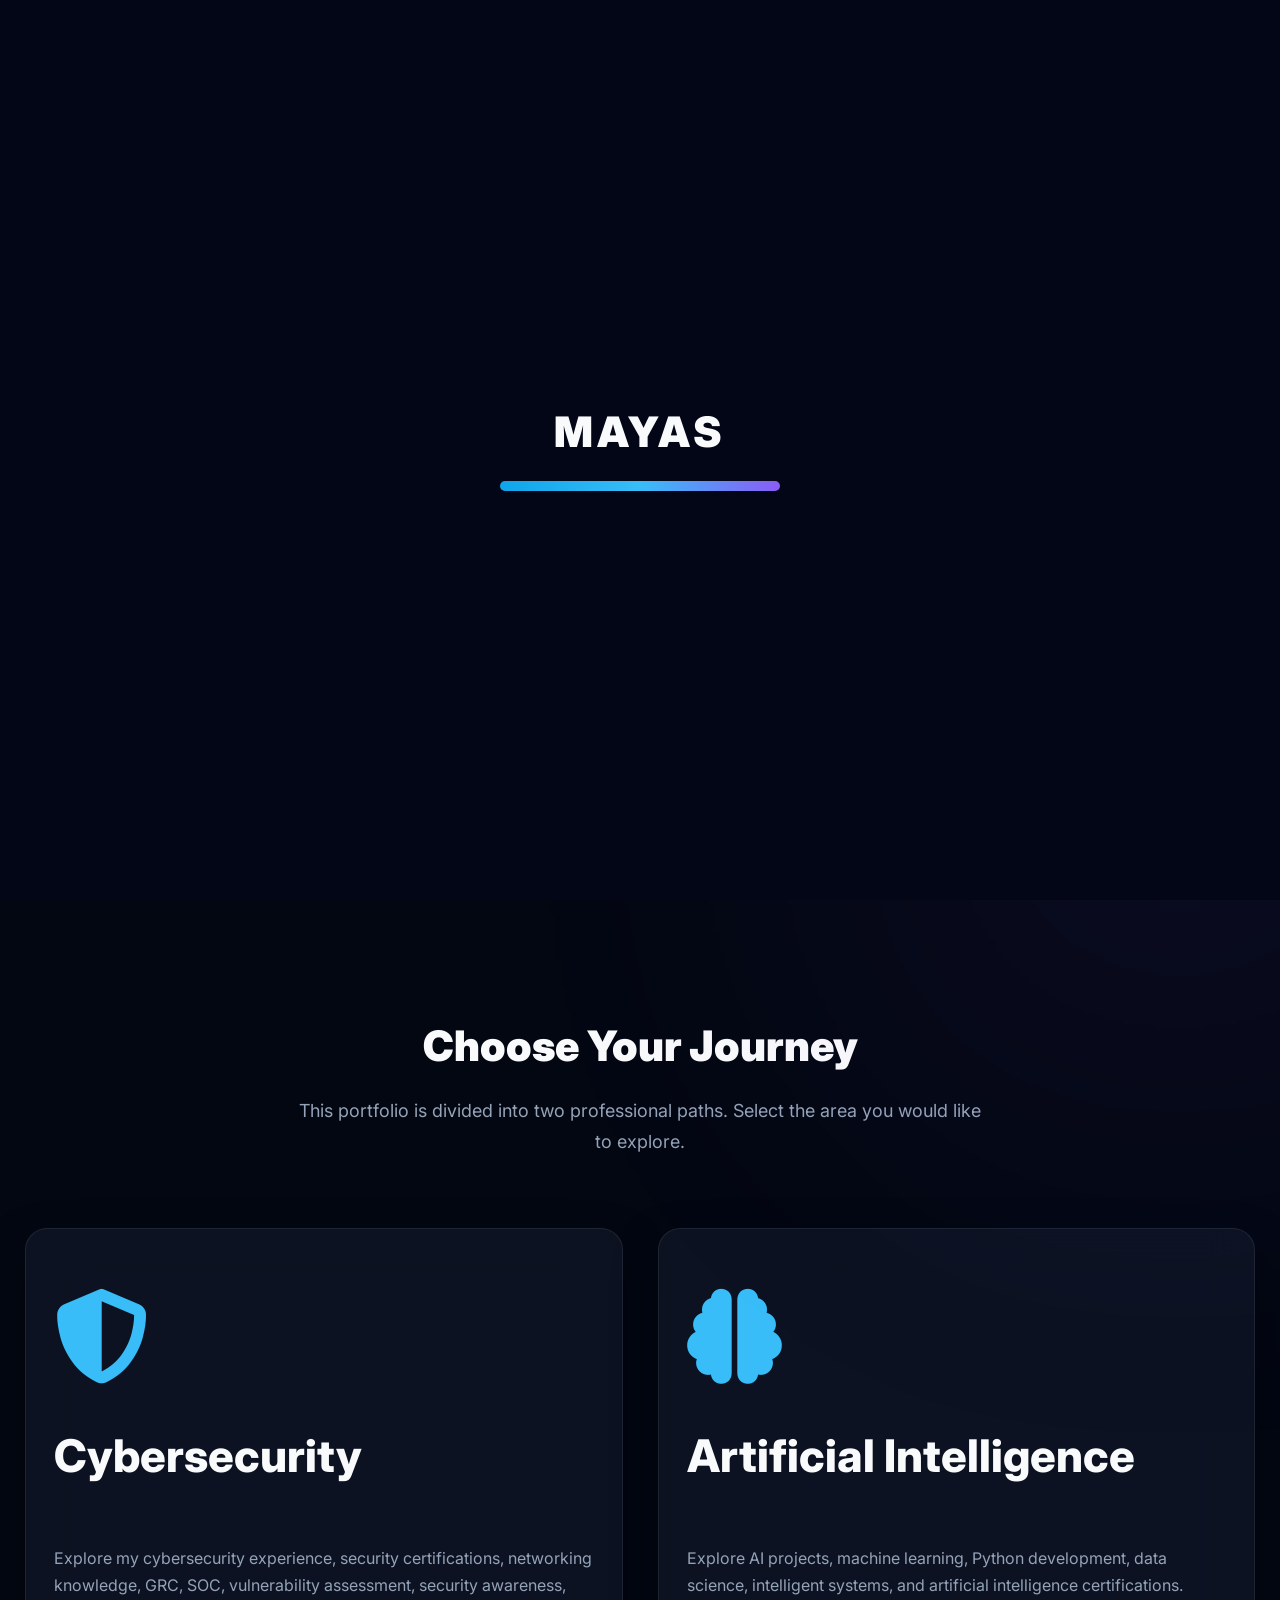
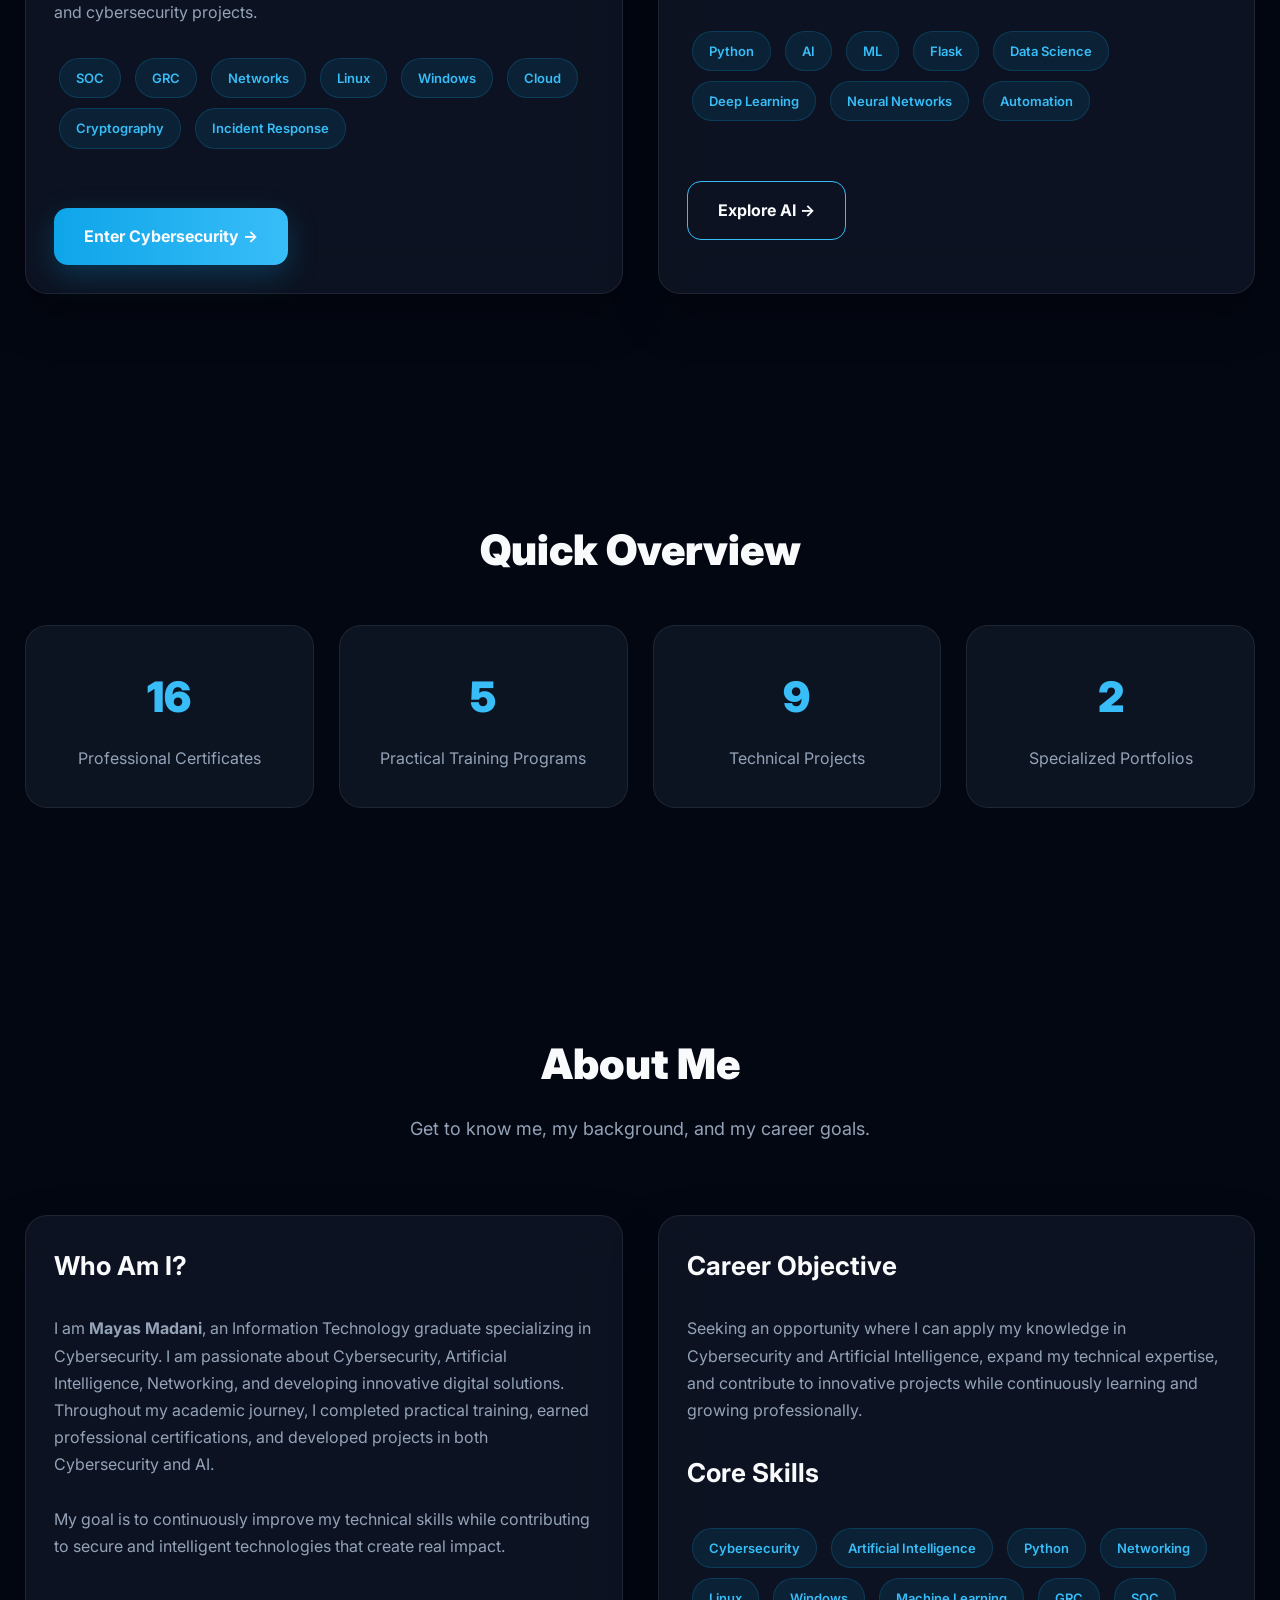
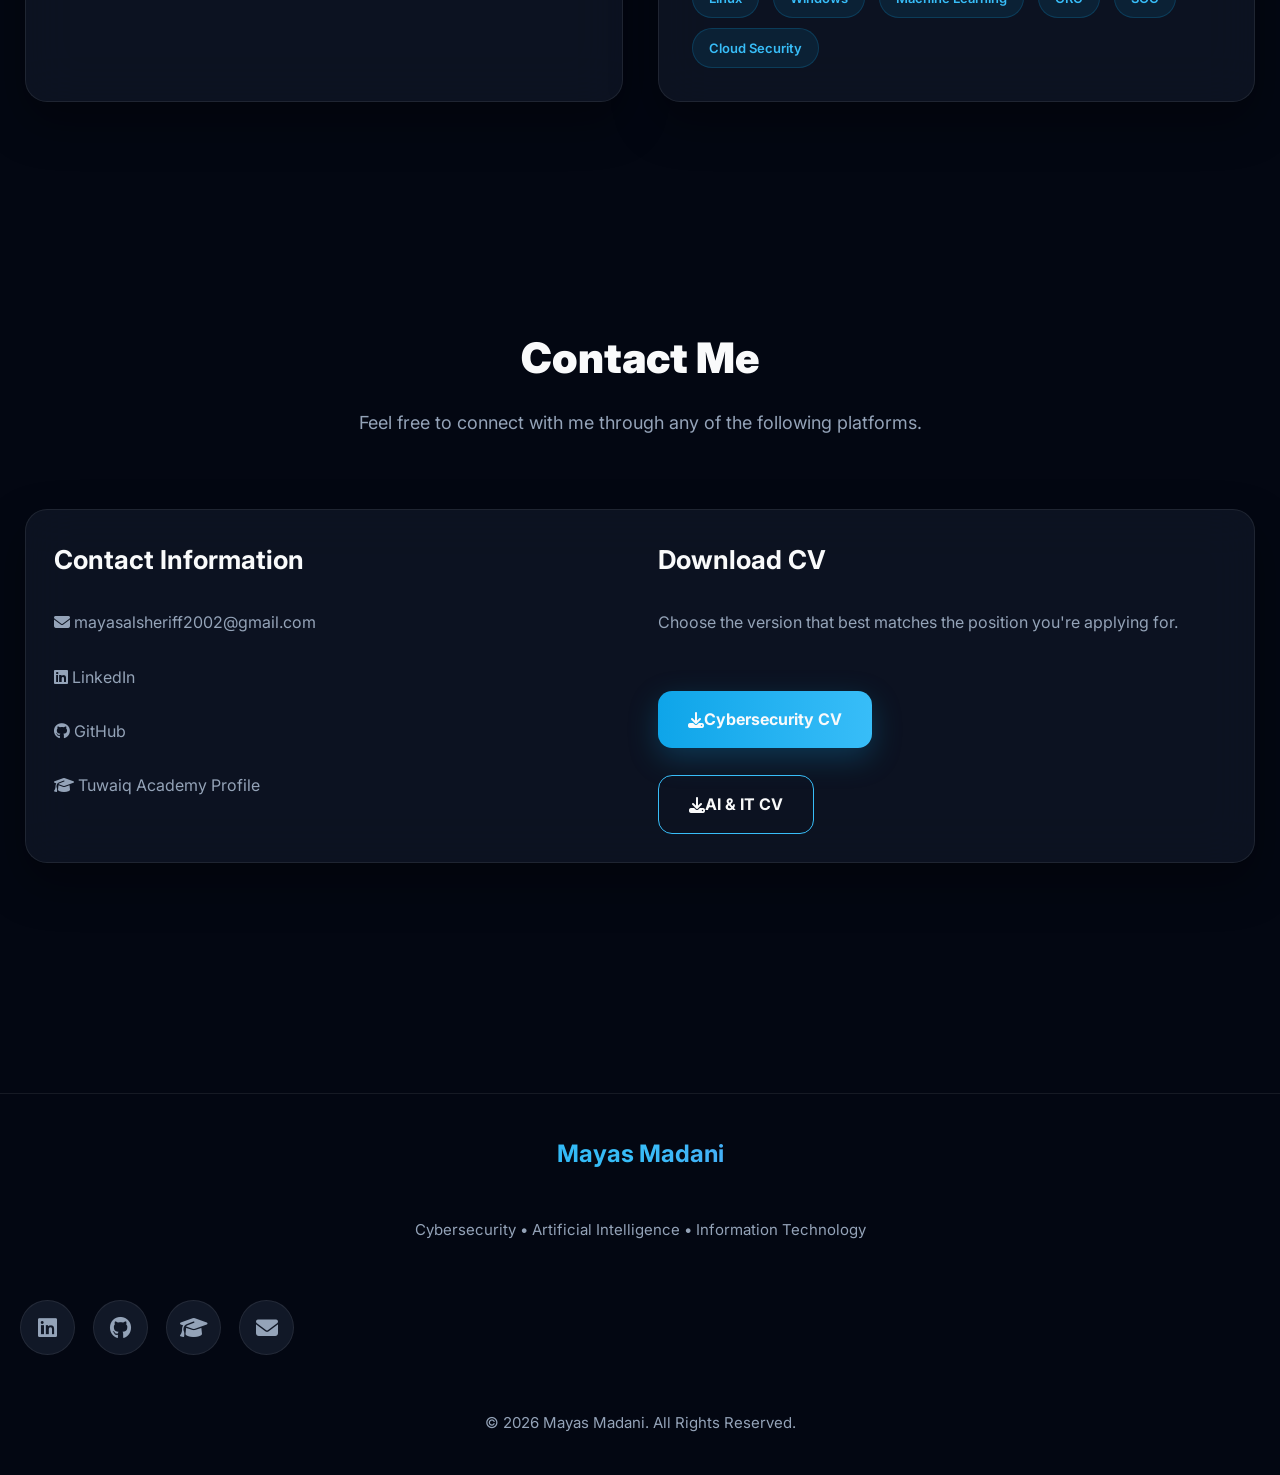
<file: index.html>
<!DOCTYPE html>
<html lang="en">

<head>

    <!-- ==========================================
         معلومات الصفحة (SEO)
    =========================================== -->

    <meta charset="UTF-8">

    <meta name="viewport"
          content="width=device-width, initial-scale=1.0">

    <meta name="description"
          content="Official Portfolio of Mayas Madani | Cybersecurity | Artificial Intelligence | Information Technology">

    <meta name="keywords"
          content="Cybersecurity, AI, Portfolio, Information Technology, Mayas Madani, GRC, SOC">

    <meta name="author"
          content="Mayas Madani">

    <title>Mayas Madani | Portfolio</title>

    <!-- ==========================================
          Google Font
    =========================================== -->

    <link rel="preconnect"
          href="https://fonts.googleapis.com">

    <link rel="preconnect"
          href="https://fonts.gstatic.com"
          crossorigin>

    <link href="https://fonts.googleapis.com/css2?family=Inter:wght@300;400;500;600;700;800;900&display=swap"
          rel="stylesheet">

    <!-- ==========================================
          Font Awesome Icons
    =========================================== -->

    <link rel="stylesheet"
          href="https://cdnjs.cloudflare.com/ajax/libs/font-awesome/6.6.0/css/all.min.css">

    <!-- ==========================================
          CSS
    =========================================== -->

    <link rel="stylesheet"
          href="style.css">

</head>

<body>

<!-- ==========================================
        Loading Screen
========================================== -->

<div id="loader">

    <h1 class="loader-title">

        MAYAS

    </h1>

    <div class="loader-bar">

        <div class="loader-progress"></div>

    </div>

</div>

<!-- ==========================================
        Mouse Glow
========================================== -->

<div class="mouse-glow"></div>

<!-- ==========================================
        Animated Background
========================================== -->

<div class="background-animation">

    <div class="circle"></div>
    <div class="circle"></div>
    <div class="circle"></div>
    <div class="circle"></div>

</div>

<!-- ==========================================
        Navigation Bar
========================================== -->

<nav class="nav-glass">

    <div class="nav-container">

        <a href="#" class="logo gradient-text">

            MAYAS

        </a>

        <div class="nav-links">

            <a href="#home">Home</a>

            <a href="#about">About</a>

            <a href="#portfolio">Portfolio</a>

            <a href="#contact">Contact</a>

        </div>

    </div>

</nav>
<!-- ==========================================
        HERO SECTION
        أول قسم يشوفه الزائر
========================================== -->

<section class="hero" id="home">

    <div class="hero-content">

        <!-- ===========================
                LEFT SIDE
        ============================ -->

        <div class="hero-left reveal">

            <span class="code gradient-text">
                Welcome To My Portfolio
            </span>

            <h1 class="hero-title">

                Hi, I'm

                <span class="gradient-text">
                    Mayas Madani
                </span>

            </h1>

            <!-- الكلمات المتغيرة بالجافاسكربت -->

            <h2 id="typing"></h2>

            <p class="hero-description">

                Information Technology Graduate specializing in Cybersecurity with experience in AI, Machine Learning, Security Operations, GRC, Networking, Python Development, and Digital Solutions.

                Passionate about building secure systems and intelligent applications that solve real-world problems.

            </p>

            <!-- أزرار التنقل -->

            <div class="hero-buttons">

                <a href="cybersecurity.html"

                   class="btn-primary">

                    <i class="fa-solid fa-shield-halved"></i>

                    &nbsp;

                    Cybersecurity Portfolio

                </a>

                <a href="ai-it.html"

                   class="btn-secondary">

                    <i class="fa-solid fa-brain"></i>

                    &nbsp;

                    AI & IT Portfolio

                </a>

            </div>

            <!-- روابط التواصل -->

            <div class="social-links">

                <a href="https://www.linkedin.com/in/mayas-madani?utm_source=share_via&utm_content=profile&utm_medium=member_ios"

                   target="_blank">

                    <i class="fab fa-linkedin"></i>

                </a>

                <a href="https://github.com/Mayas-2"

                   target="_blank">

                    <i class="fab fa-github"></i>

                </a>

                <a href="https://profile.tuwaiq.edu.sa/mayas-mad/public/overview"

                   target="_blank">

                    <i class="fa-solid fa-graduation-cap"></i>

                </a>

                <a href="mayasalsheriff2002@gmail.com">

                    <i class="fa-solid fa-envelope"></i>

                </a>

            </div>

        </div>

        <!-- ===========================
               RIGHT SIDE
        ============================ -->

        <div class="hero-box reveal">

            <div class="hero-card">

                <div class="hero-icon">

                    <i class="fa-solid fa-user-secret"></i>

                </div>

                <h3>

                    Cybersecurity

                    &

                    AI

                </h3>

                <p>

                    Explore my projects, certifications,

                    technical skills,

                    cybersecurity experience,

                    artificial intelligence work,

                    and professional journey.

                </p>

            </div>

        </div>

    </div>

</section>
<!-- ==========================================
        CHOOSE YOUR JOURNEY
        اختيار المسار
========================================== -->

<section id="portfolio">

    <!-- عنوان القسم -->

    <div class="text-center reveal">

        <h2 class="section-title">

            Choose Your Journey

        </h2>

        <p class="section-subtitle">

            This portfolio is divided into two professional paths.

            Select the area you would like to explore.

        </p>

    </div>

    <!-- بطاقات الاختيار -->

    <div class="grid-2">

        <!-- ===========================
             Cybersecurity Card
        ============================ -->

        <div class="glass-card reveal hover-up">

            <div class="hero-icon">

                <i class="fa-solid fa-shield-halved"></i>

            </div>

            <h2>

                Cybersecurity

            </h2>

            <p>

                Explore my cybersecurity experience,

                security certifications,

                networking knowledge,

                GRC,

                SOC,

                vulnerability assessment,

                security awareness,

                and cybersecurity projects.

            </p>

            <br>

            <!-- المهارات -->

            <div>

                <span class="skill-tag">SOC</span>

                <span class="skill-tag">GRC</span>

                <span class="skill-tag">Networks</span>

                <span class="skill-tag">Linux</span>

                <span class="skill-tag">Windows</span>

                <span class="skill-tag">Cloud</span>

                <span class="skill-tag">Cryptography</span>

                <span class="skill-tag">Incident Response</span>

            </div>

            <br><br>

            <a href="cybersecurity.html"

               class="btn-primary">

                Enter Cybersecurity →

            </a>

        </div>

        <!-- ===========================
             AI Card
        ============================ -->

        <div class="glass-card reveal hover-up">

            <div class="hero-icon">

                <i class="fa-solid fa-brain"></i>

            </div>

            <h2>

                Artificial Intelligence

            </h2>

            <p>

                Explore AI projects,

                machine learning,

                Python development,

                data science,

                intelligent systems,

                and artificial intelligence certifications.

            </p>

            <br>

            <div>

                <span class="skill-tag">Python</span>

                <span class="skill-tag">AI</span>

                <span class="skill-tag">ML</span>

                <span class="skill-tag">Flask</span>

                <span class="skill-tag">Data Science</span>

                <span class="skill-tag">Deep Learning</span>

                <span class="skill-tag">Neural Networks</span>

                <span class="skill-tag">Automation</span>

            </div>

            <br><br>

            <a href="ai-it.html"

               class="btn-secondary">

                Explore AI →

            </a>

        </div>

    </div>

</section>

<!-- ==========================================
        QUICK STATS
========================================== -->

<section>

    <div class="text-center reveal">

        <h2 class="section-title">

            Quick Overview

        </h2>

    </div>

    <div class="stats">

        <div class="stat-card reveal">

            <div class="stat-number"

                 data-target="17">

                0

            </div>

            <div class="stat-title">

                Professional Certificates

            </div>

        </div>

        <div class="stat-card reveal">

            <div class="stat-number"

                 data-target="5">

                0

            </div>

            <div class="stat-title">

                Practical Training Programs

            </div>

        </div>

        <div class="stat-card reveal">

            <div class="stat-number"

                 data-target="10">

                0

            </div>

            <div class="stat-title">

                Technical Projects

            </div>

        </div>

        <div class="stat-card reveal">

            <div class="stat-number"

                 data-target="2">

                0

            </div>

            <div class="stat-title">

                Specialized Portfolios

            </div>

        </div>

    </div>

</section>
<!-- ==========================================
        ABOUT ME SECTION
        نبذة عني
========================================== -->

<section id="about">

    <!-- عنوان القسم -->

    <div class="text-center reveal">

        <h2 class="section-title">

            About Me

        </h2>

        <p class="section-subtitle">

            Get to know me, my background, and my career goals.

        </p>

    </div>

    <!-- تقسيم القسم إلى عمودين -->

    <div class="grid-2">

        <!-- ===========================
              ABOUT CARD
        ============================ -->

        <div class="glass-card reveal">

            <h3>

                Who Am I?

            </h3>

            <br>

            <p>

                I am <strong>Mayas Madani</strong>, an Information Technology graduate specializing in Cybersecurity.

                I am passionate about Cybersecurity, Artificial Intelligence, Networking, and developing innovative digital solutions.

                Throughout my academic journey, I completed practical training, earned professional certifications, and developed projects in both Cybersecurity and AI.

            </p>

            <br>

            <p>

                My goal is to continuously improve my technical skills while contributing to secure and intelligent technologies that create real impact.

            </p>

        </div>

        <!-- ===========================
             CAREER OBJECTIVE
        ============================ -->

        <div class="glass-card reveal">

            <h3>

                Career Objective

            </h3>

            <br>

            <p>

                Seeking an opportunity where I can apply my knowledge in Cybersecurity and Artificial Intelligence, expand my technical expertise, and contribute to innovative projects while continuously learning and growing professionally.

            </p>

            <br>

            <!-- مهارات أساسية -->

            <h3>

                Core Skills

            </h3>

            <br>

            <span class="skill-tag">Cybersecurity</span>

            <span class="skill-tag">Artificial Intelligence</span>

            <span class="skill-tag">Python</span>

            <span class="skill-tag">Networking</span>

            <span class="skill-tag">Linux</span>

            <span class="skill-tag">Windows</span>

            <span class="skill-tag">Machine Learning</span>

            <span class="skill-tag">GRC</span>

            <span class="skill-tag">SOC</span>

            <span class="skill-tag">Cloud Security</span>

        </div>

    </div>

</section>

<!-- ==========================================
        CONTACT SECTION
        معلومات التواصل
========================================== -->

<section id="contact">

    <div class="text-center reveal">

        <h2 class="section-title">

            Contact Me

        </h2>

        <p class="section-subtitle">

            Feel free to connect with me through any of the following platforms.

        </p>

    </div>

    <div class="glass-card reveal">

        <div class="grid-2">

            <!-- ===========================
                    CONTACT INFO
            ============================ -->

            <div>

                <h3>

                    Contact Information

                </h3>

                <br>

                <p>

                    <i class="fa-solid fa-envelope"></i>

                    mayasalsheriff2002@gmail.com

                </p>

                <br>

                <p>

                    <i class="fab fa-linkedin"></i>

                    LinkedIn

                </p>

                <br>

                <p>

                    <i class="fab fa-github"></i>

                    GitHub

                </p>

                <br>

                <p>

                    <i class="fa-solid fa-graduation-cap"></i>

                    Tuwaiq Academy Profile

                </p>

            </div>

            <!-- ===========================
                 DOWNLOAD CV
            ============================ -->

            <div>

                <h3>

                    Download CV

                </h3>

                <br>

                <p>

                    Choose the version that best matches the position you're applying for.

                </p>

                <br><br>

                <a href="https://drive.google.com/file/d/1Dde6BwXcsqj92Mj5td_1kerCXD9CgwFH/view"

                   target="_blank"

                   class="btn-primary">

                    <i class="fa-solid fa-download"></i>

                    Cybersecurity CV

                </a>

                <br><br>

                <a href="https://drive.google.com/file/d/1x9IyOlHyxowxGHVzxsGg5Z4Ba8xMndjY/view"

                   target="_blank"

                   class="btn-secondary">

                    <i class="fa-solid fa-download"></i>

                    AI & IT CV

                </a>

            </div>

        </div>

    </div>

</section>
<!-- ==========================================
        FOOTER
        نهاية الصفحة
========================================== -->

<footer>

    <div class="reveal">

        <!-- اسم الموقع -->

        <h3 class="gradient-text">

            Mayas Madani

        </h3>

        <br>

        <p>

            Cybersecurity • Artificial Intelligence • Information Technology

        </p>

        <br>

        <!-- روابط التواصل -->

        <div class="social-links">

            <!-- LinkedIn -->

            <a href="https://www.linkedin.com/in/mayas-madani?utm_source=share_via&utm_content=profile&utm_medium=member_ios"

               target="_blank">

                <i class="fab fa-linkedin"></i>

            </a>

            <!-- GitHub -->

            <a href="https://github.com/Mayas-2"

               target="_blank">

                <i class="fab fa-github"></i>

            </a>

            <!-- Tuwaiq -->

            <a href="https://profile.tuwaiq.edu.sa/mayas-mad/public/overview"

               target="_blank">

                <i class="fa-solid fa-graduation-cap"></i>

            </a>

            <!-- Email -->

            <a href="mailto:mayasalsheriff2002@gmail.com">

                <i class="fa-solid fa-envelope"></i>

            </a>

        </div>

        <br><br>

        <p>

            © 2026 Mayas Madani. All Rights Reserved.

        </p>

    </div>

</footer>

<!-- ==========================================
        Back To Top Button
========================================== -->

<div id="backToTop">

    <i class="fa-solid fa-arrow-up"></i>

</div>

<!-- ==========================================
        Dark / Light Mode Button
========================================== -->

<div class="theme-btn">

    <i class="fa-solid fa-moon"></i>

</div>

<!-- ==========================================
        JavaScript
========================================== -->

<script src="script.js"></script>

</body>

</html>
</file>
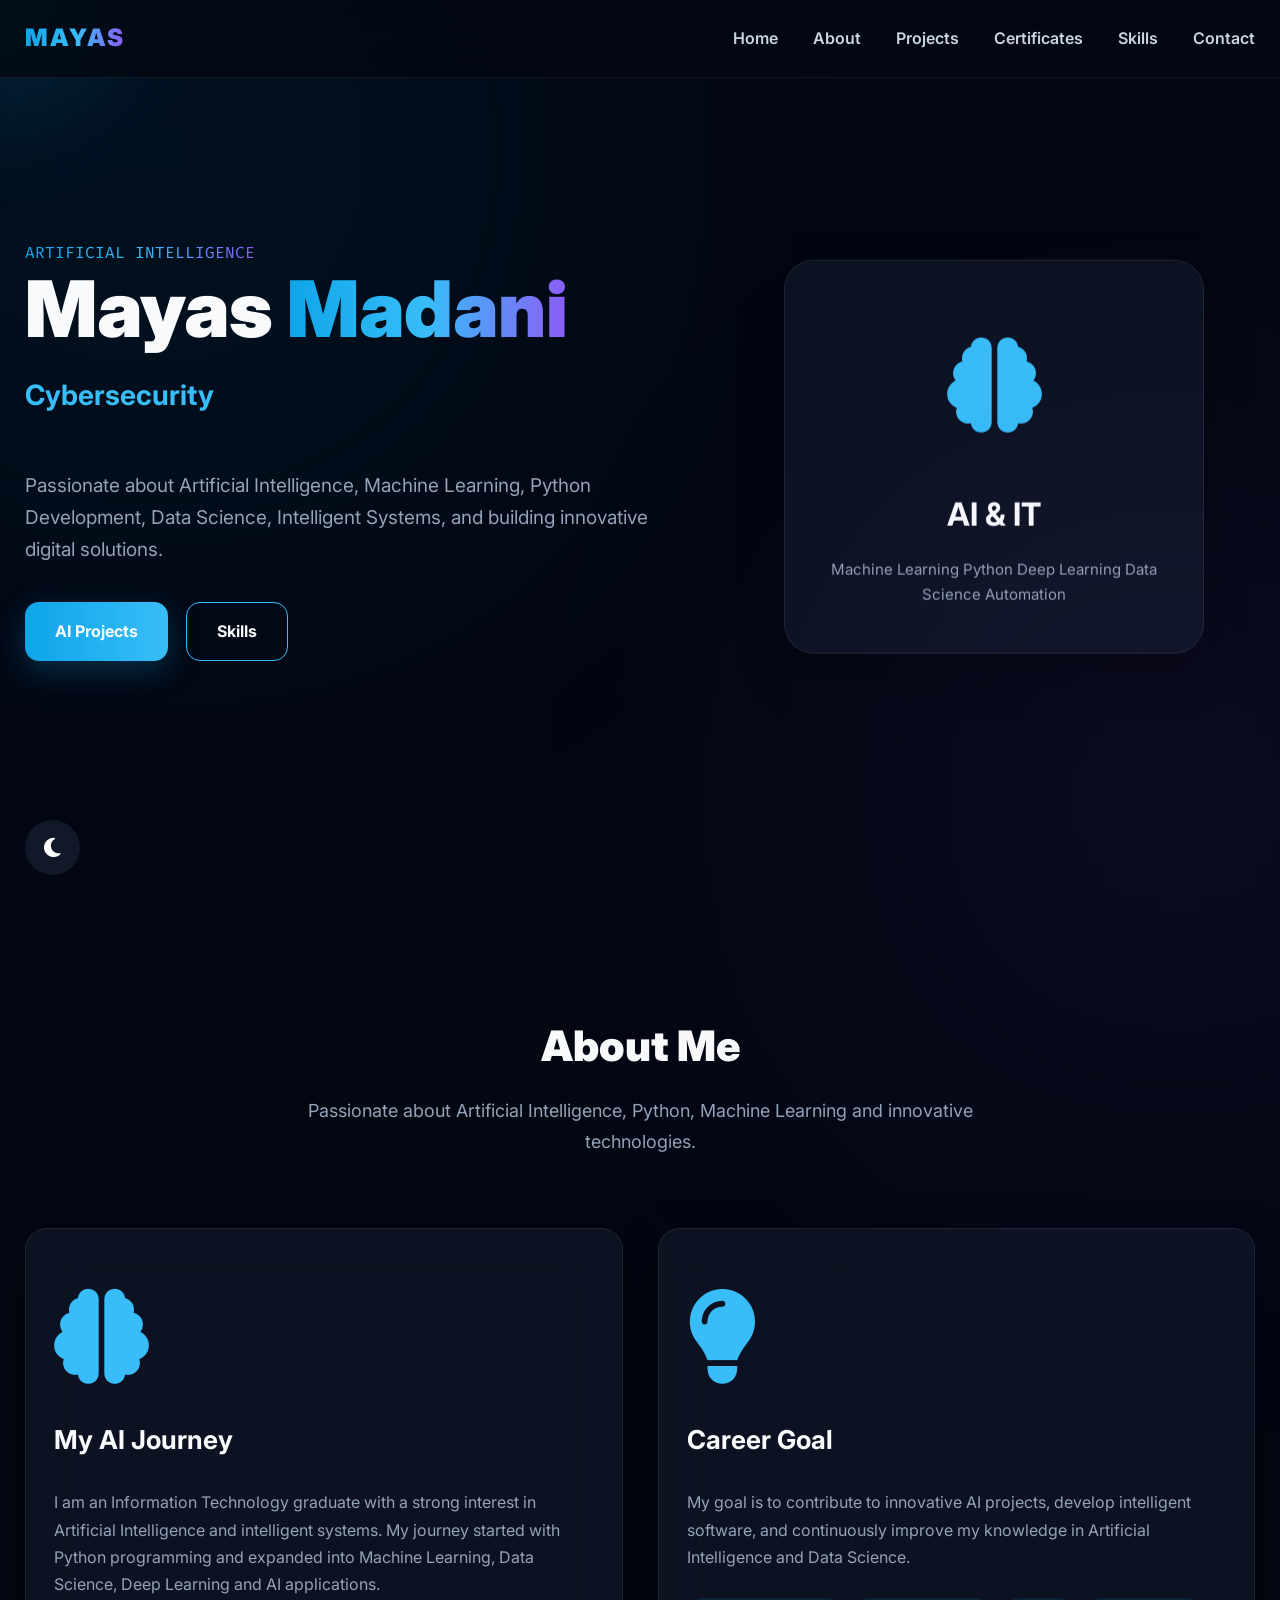
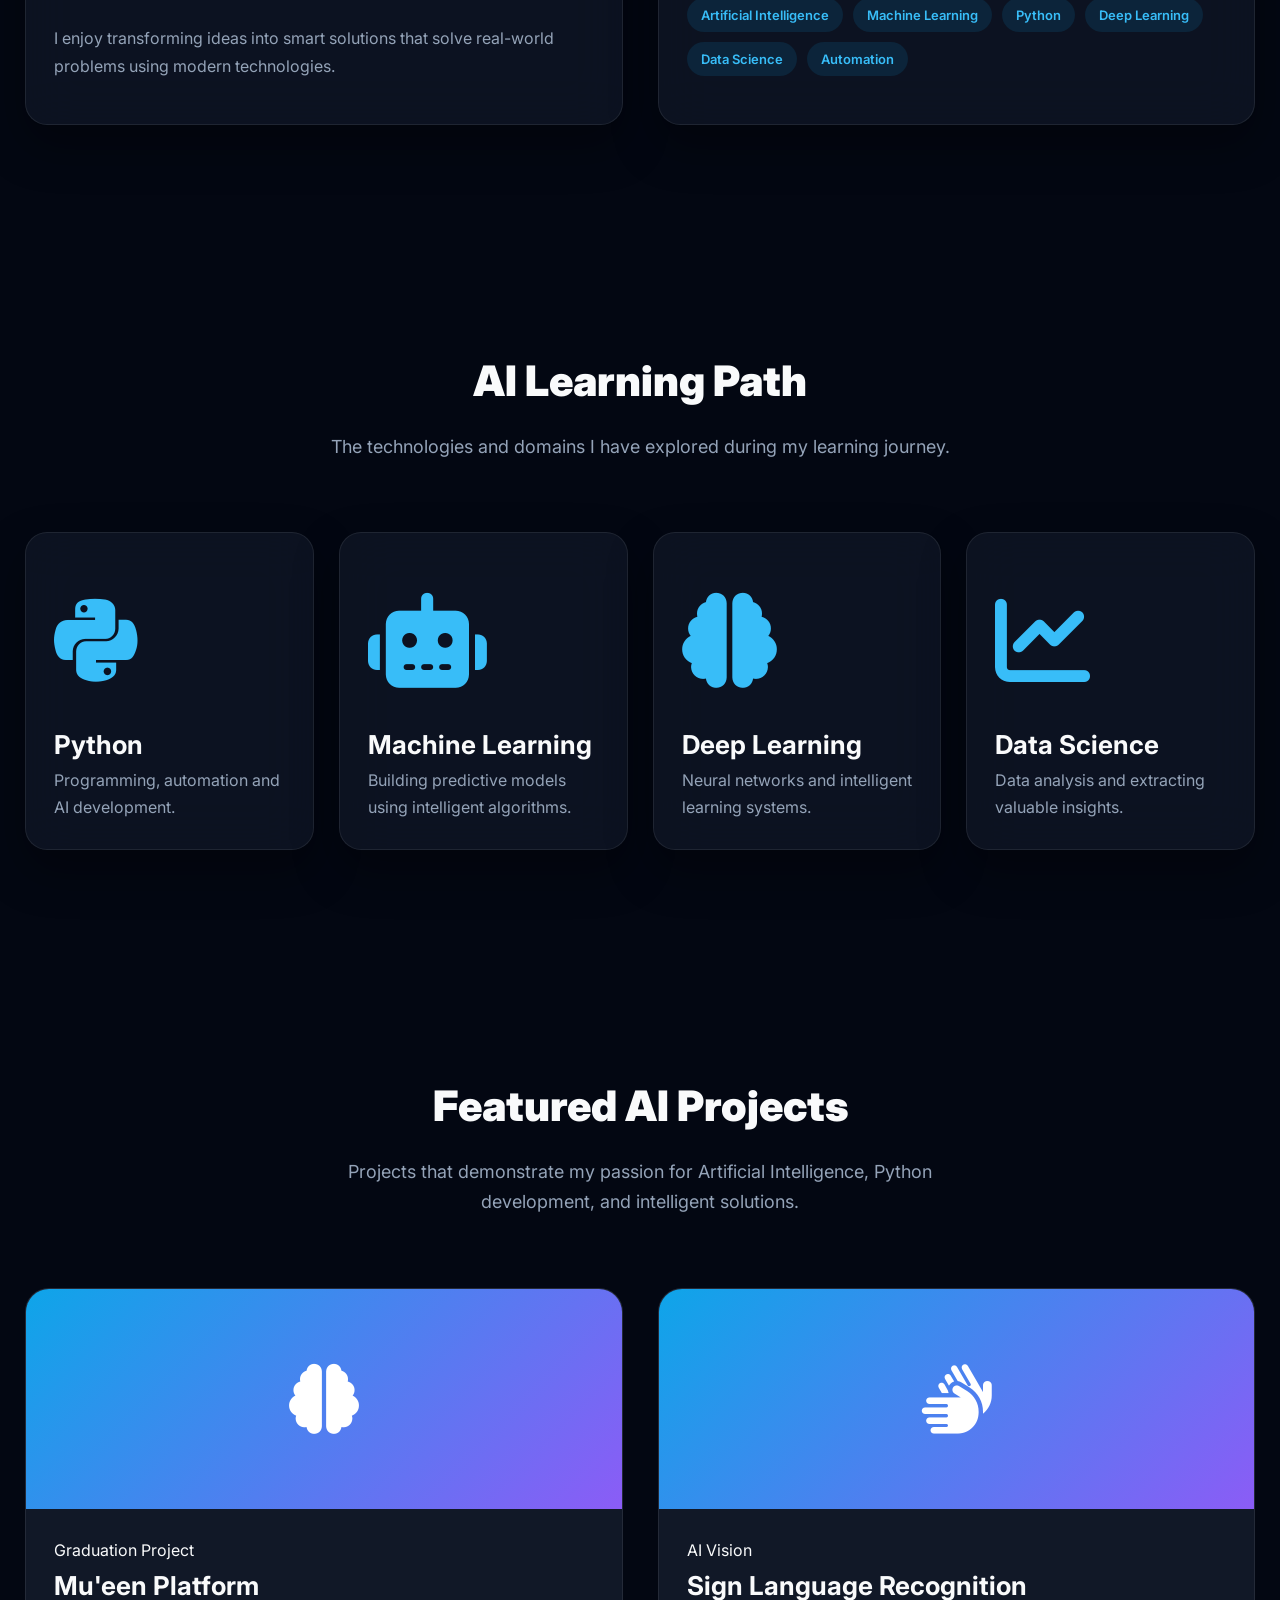
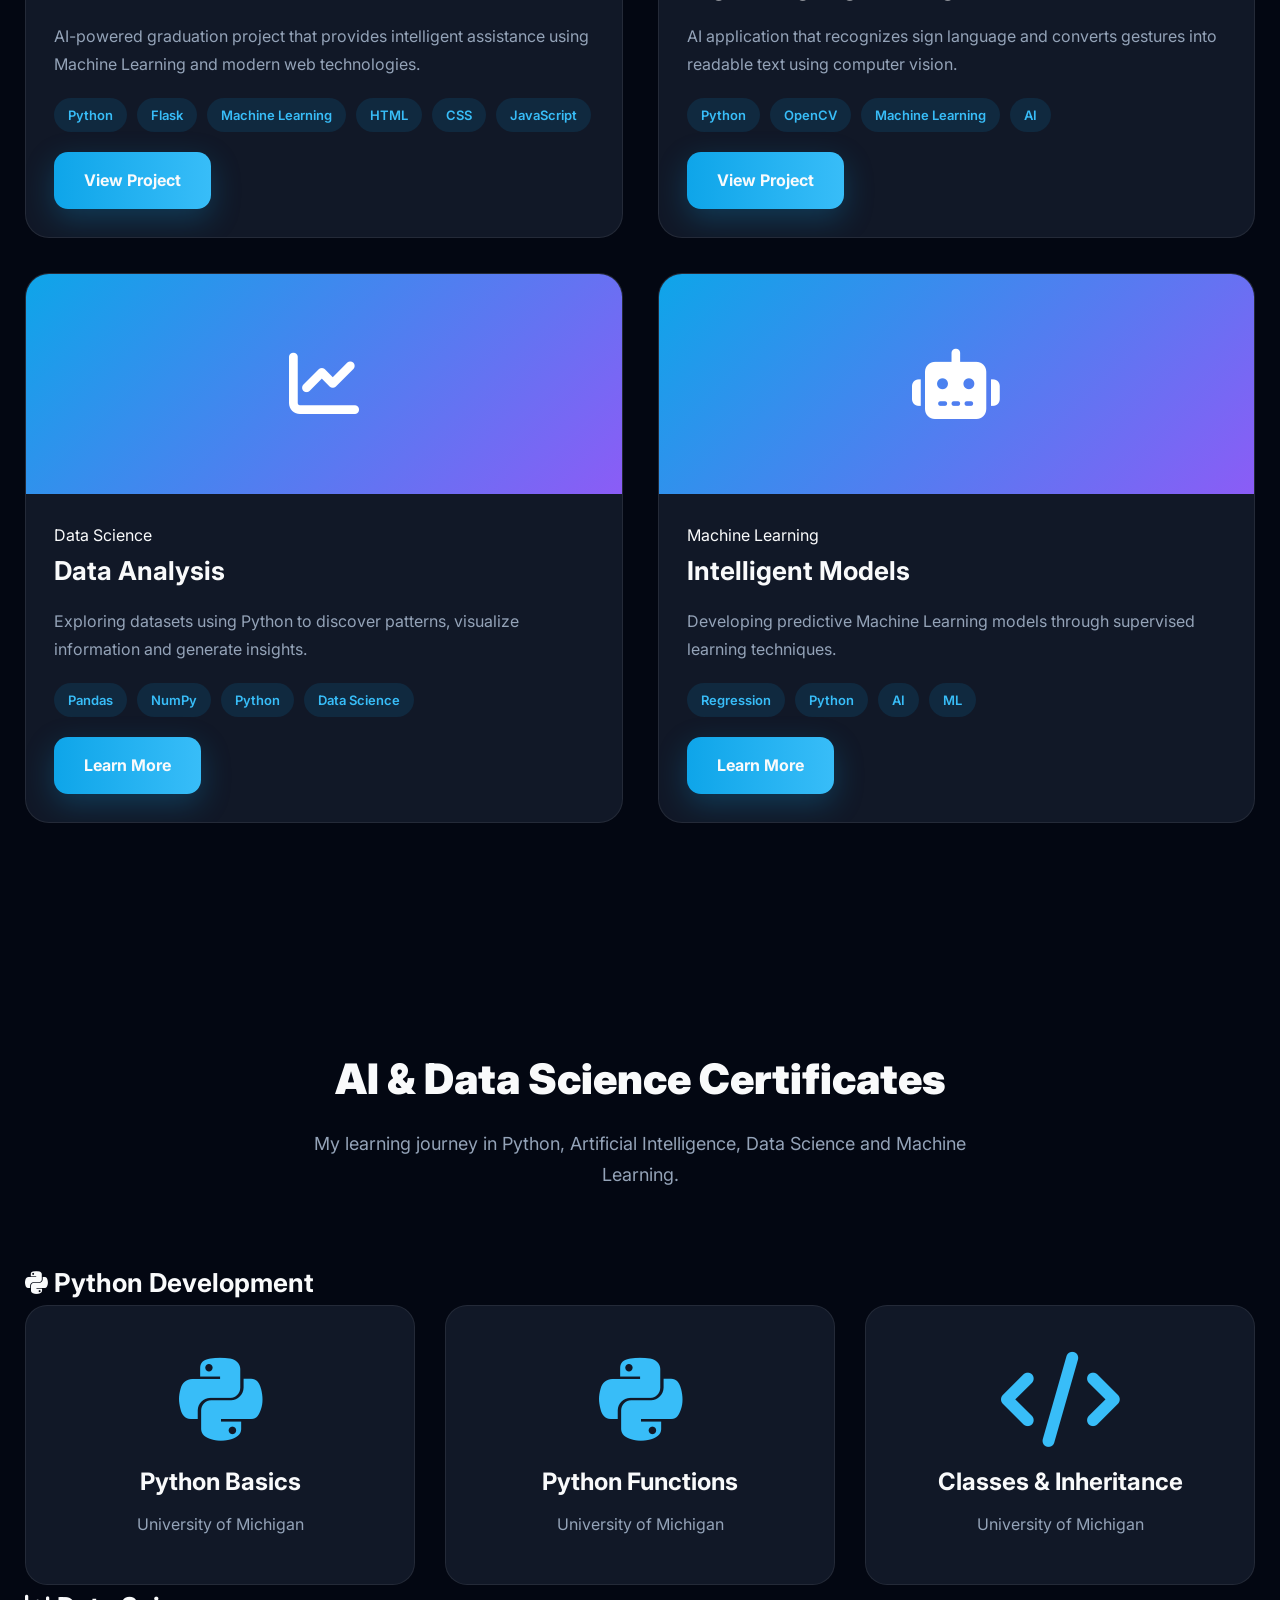
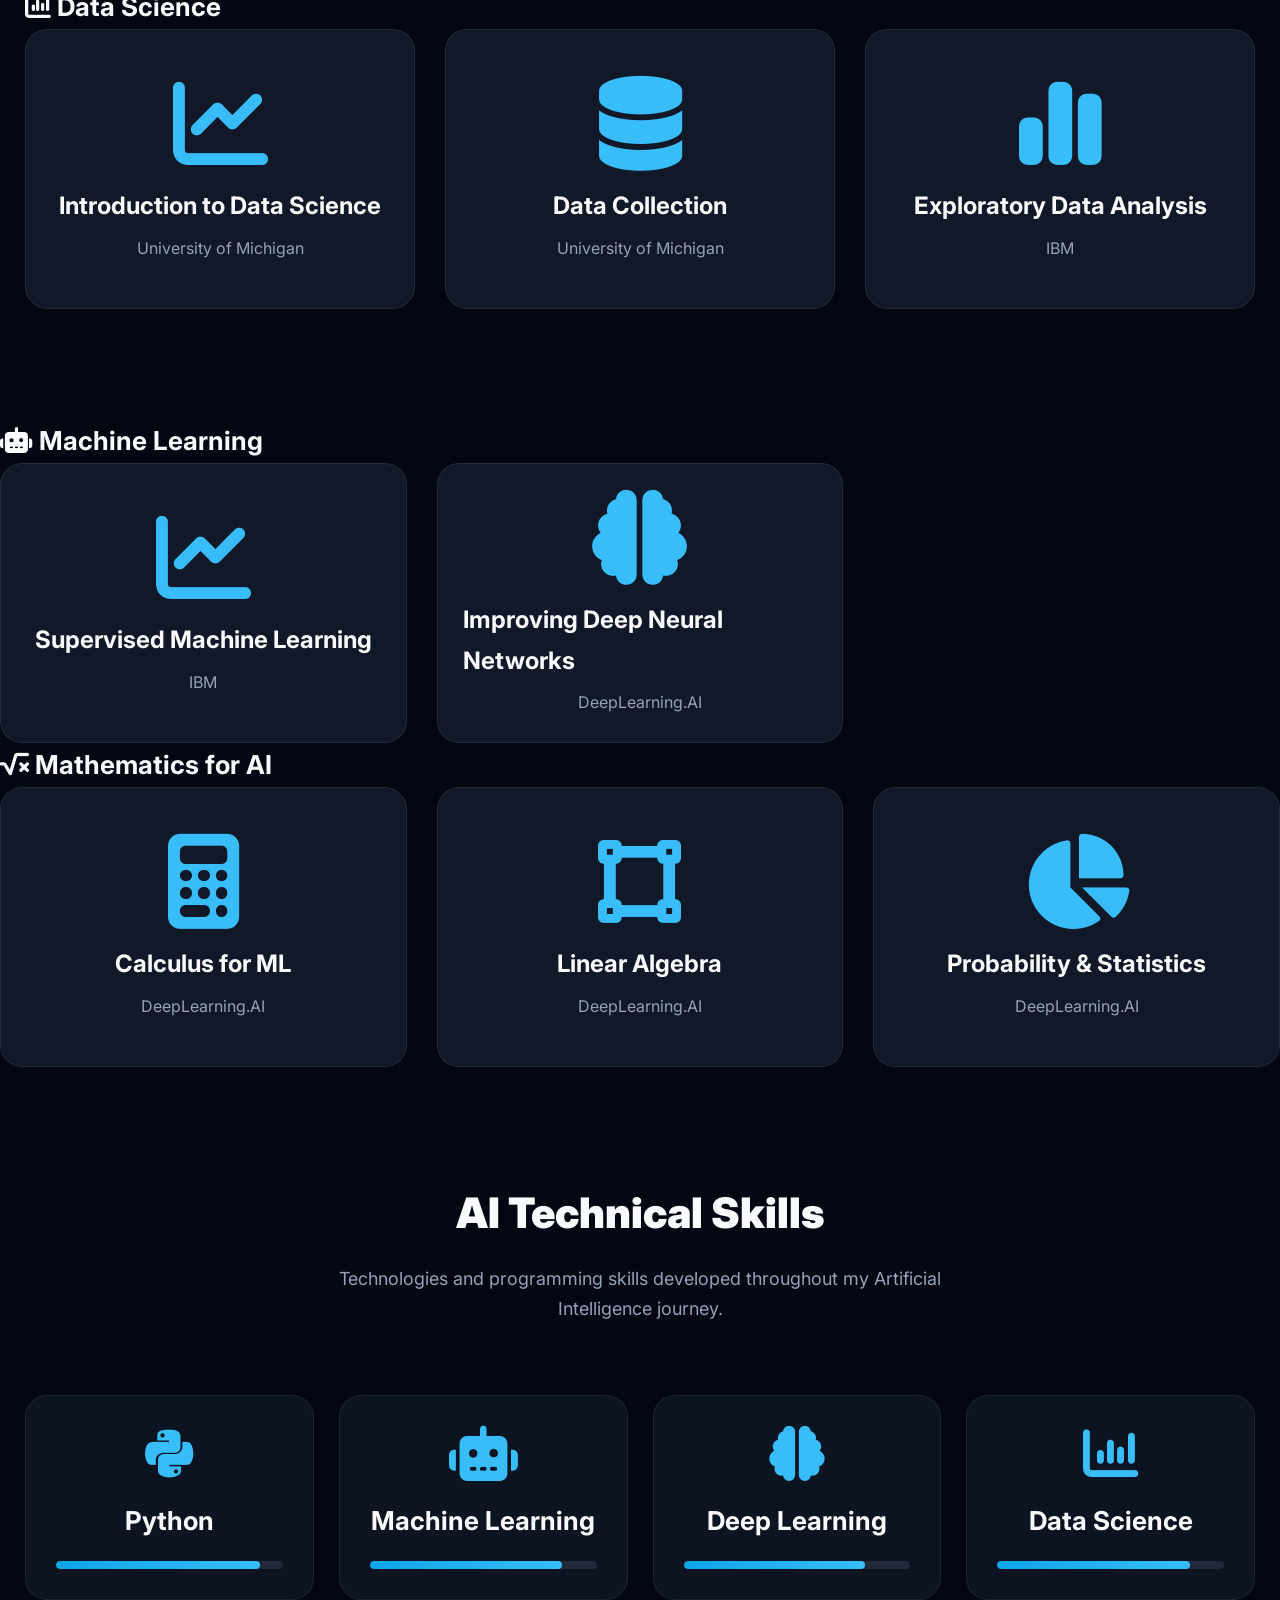
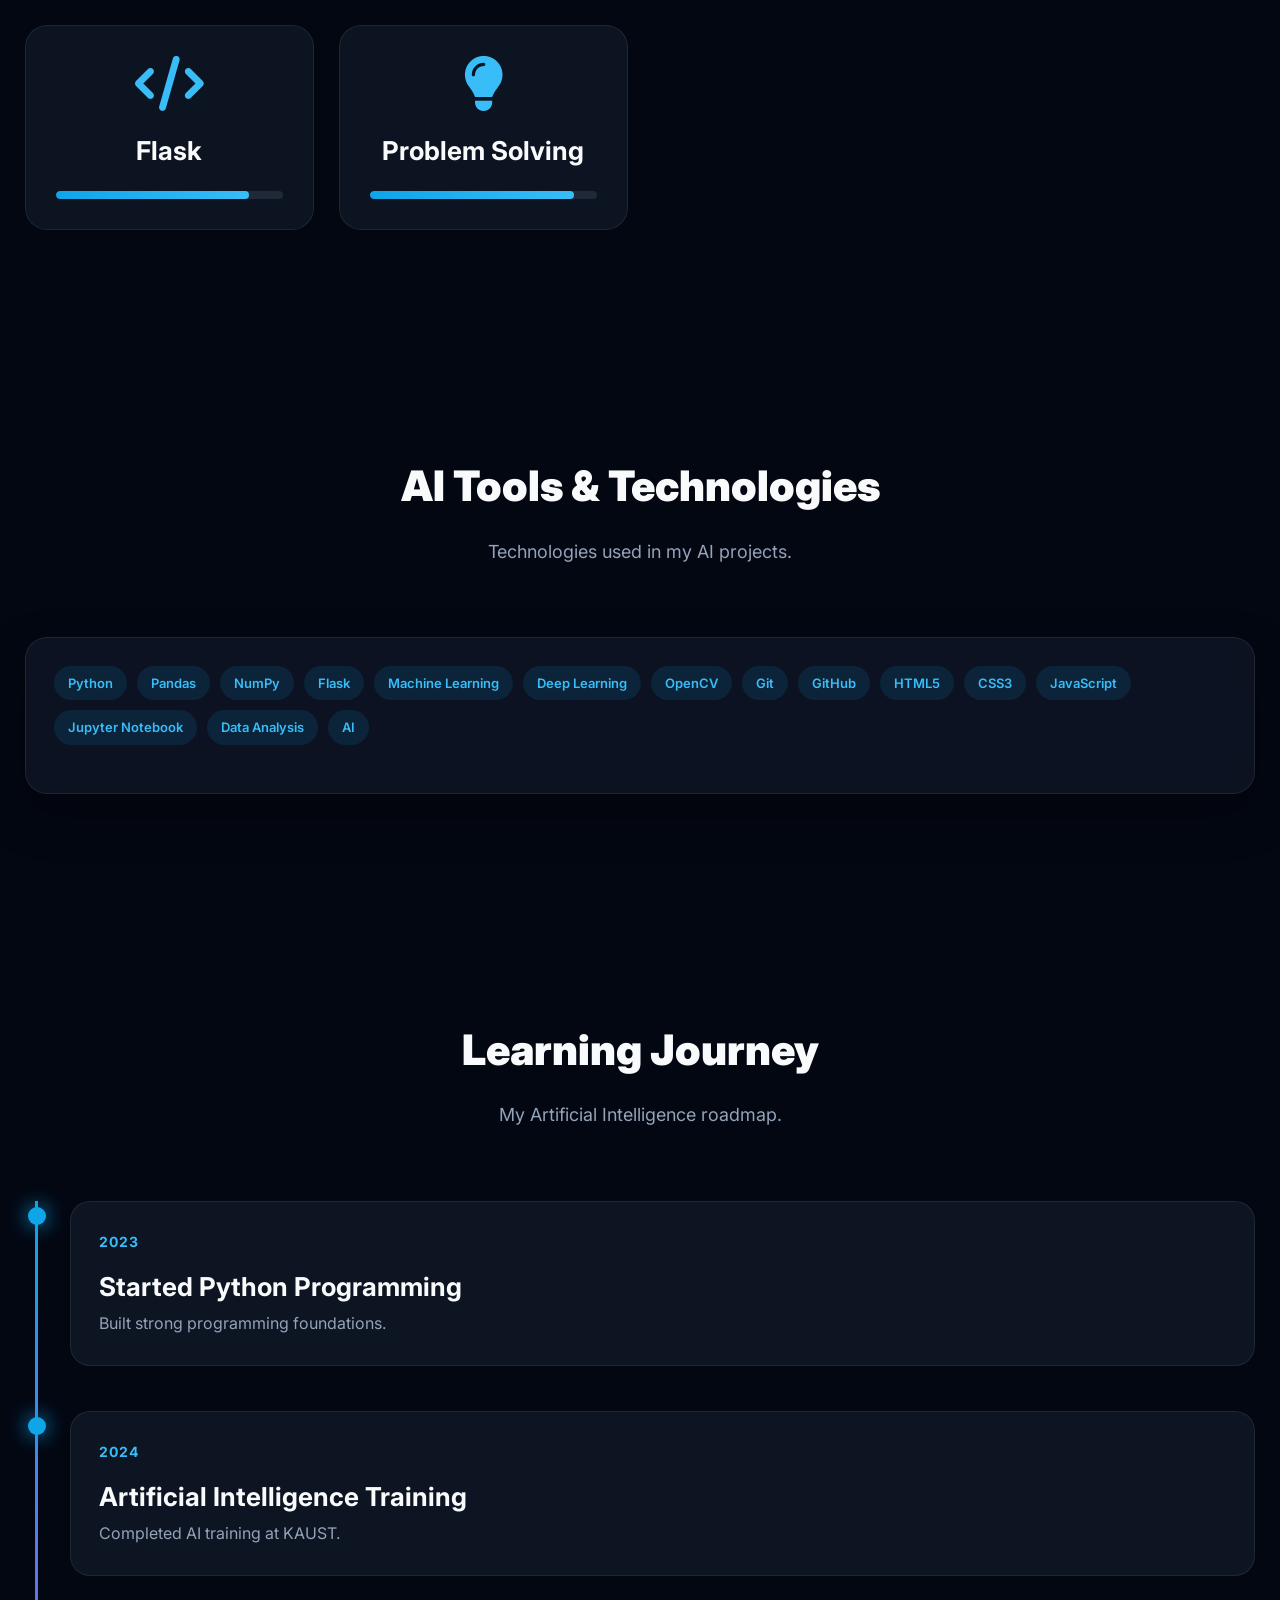
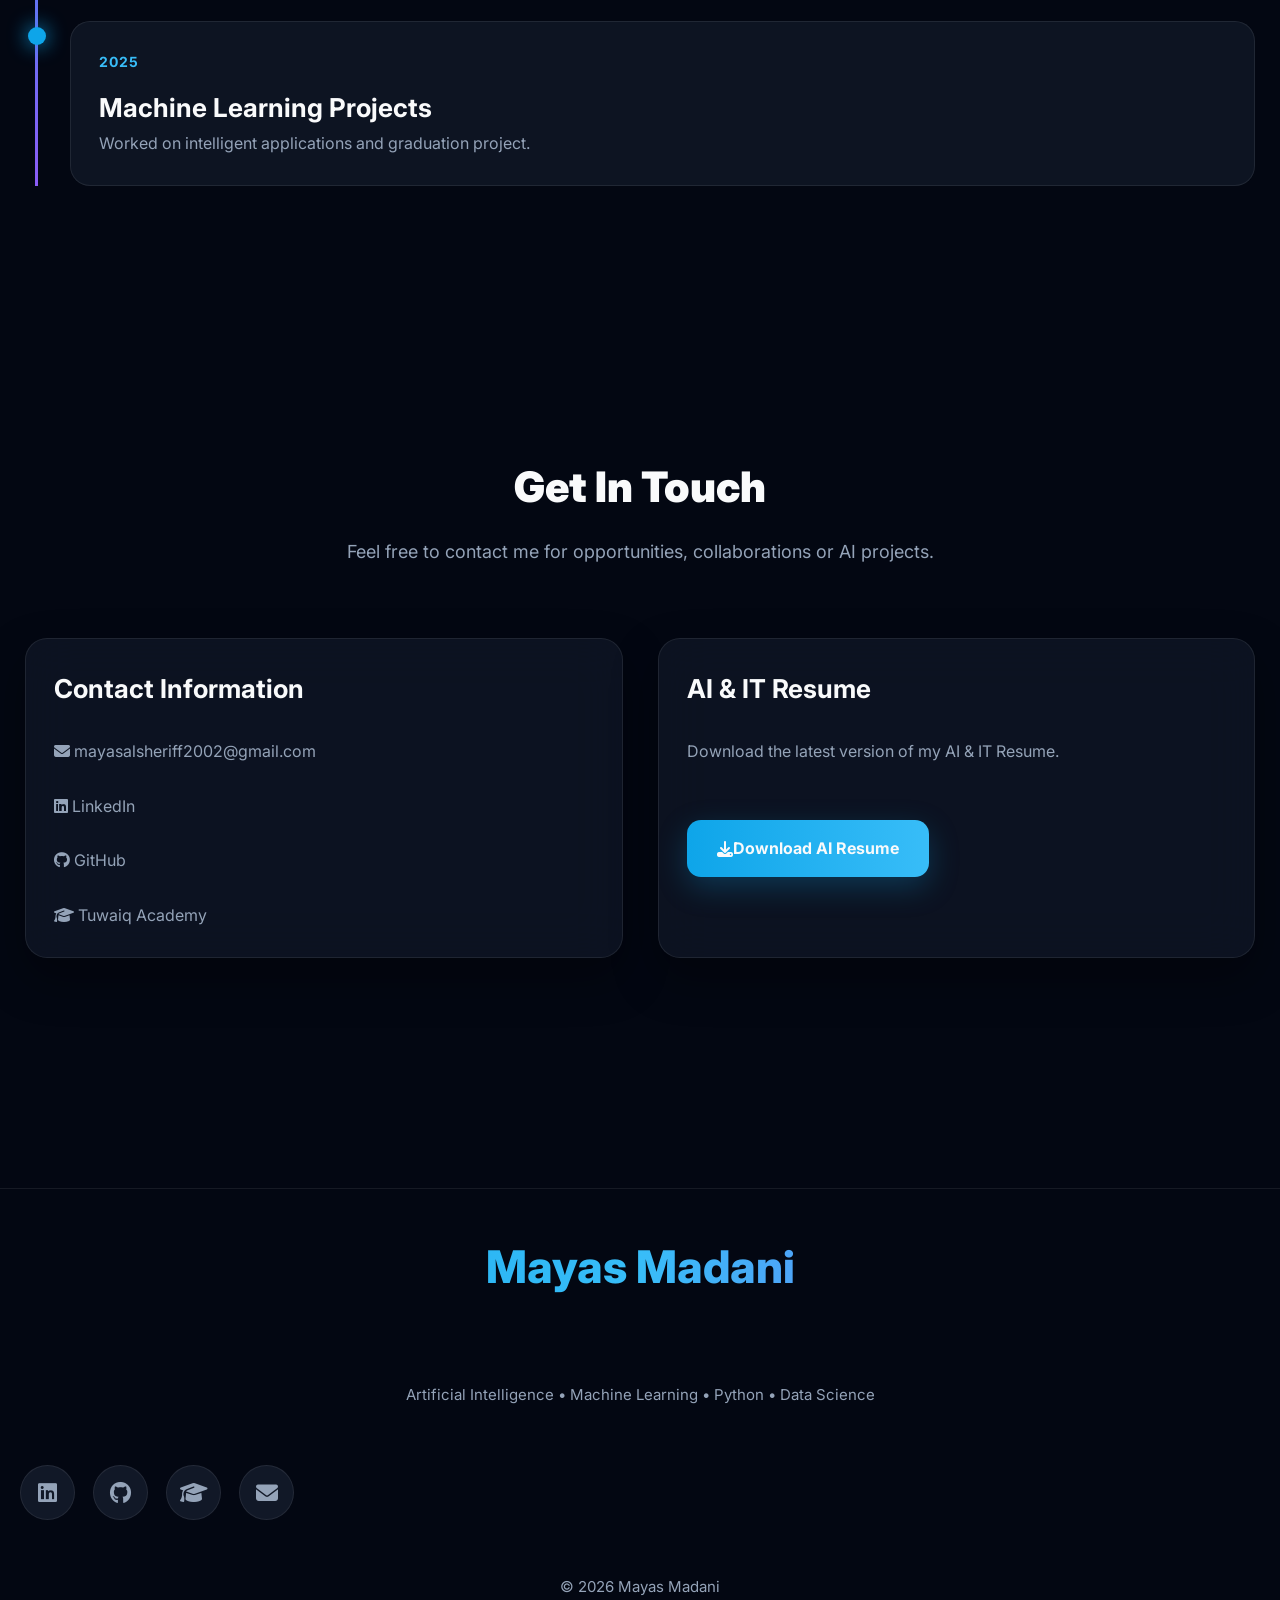
<file: ai-it.html>
<!DOCTYPE html>
<html lang="en">

<head>

    <!-- ==========================================
            PAGE INFORMATION
    =========================================== -->

    <meta charset="UTF-8">

    <meta name="viewport"
          content="width=device-width, initial-scale=1.0">

    <meta name="description"
          content="Artificial Intelligence Portfolio | Mayas Madani">

    <meta name="keywords"
          content="Artificial Intelligence, Machine Learning, Python, Data Science">

    <meta name="author"
          content="Mayas Madani">

    <title>

        Mayas Madani | AI & IT

    </title>

    <!-- Google Fonts -->

    <link rel="preconnect"
          href="https://fonts.googleapis.com">

    <link rel="preconnect"
          href="https://fonts.gstatic.com"
          crossorigin>

    <link href="https://fonts.googleapis.com/css2?family=Inter:wght@300;400;500;600;700;800;900&display=swap"
          rel="stylesheet">

    <!-- Icons -->

    <link rel="stylesheet"
          href="https://cdnjs.cloudflare.com/ajax/libs/font-awesome/6.6.0/css/all.min.css">

    <!-- Main CSS -->

    <link rel="stylesheet"
          href="style.css">

</head>

<body class="ai-page">

<!-- ==========================================
        Mouse Glow
========================================== -->

<div class="mouse-glow"></div>

<!-- ==========================================
      Floating AI Background
========================================== -->

<div class="ai-background">

    <div class="ai-node"></div>
    <div class="ai-node"></div>
    <div class="ai-node"></div>
    <div class="ai-node"></div>
    <div class="ai-node"></div>
    <div class="ai-node"></div>

</div>

<!-- ==========================================
      Navigation
========================================== -->

<nav class="nav-glass">

    <div class="nav-container">

        <a href="index.html"

           class="logo gradient-text">

            MAYAS

        </a>

        <div class="nav-links">

            <a href="#home">

                Home

            </a>

            <a href="#about">

                About

            </a>

            <a href="#projects">

                Projects

            </a>

            <a href="#certificates">

                Certificates

            </a>

            <a href="#skills">

                Skills

            </a>

            <a href="#contact">

                Contact

            </a>

        </div>

    </div>

</nav>

<!-- ==========================================
        HERO
========================================== -->

<section class="hero"

         id="home">

    <div class="hero-content">

        <!-- Left -->

        <div class="hero-left reveal">

            <span class="code gradient-text">

                ARTIFICIAL INTELLIGENCE

            </span>

            <h1 class="hero-title">

                Mayas

                <span class="gradient-text">

                    Madani

                </span>

            </h1>

            <h2 id="typing"></h2>

            <p class="hero-description">

                Passionate about Artificial Intelligence,

                Machine Learning,

                Python Development,

                Data Science,

                Intelligent Systems,

                and building innovative digital solutions.

            </p>

            <div class="hero-buttons">

                <a href="#projects"

                   class="btn-primary">

                    AI Projects

                </a>

                <a href="#skills"

                   class="btn-secondary">

                    Skills

                </a>

            </div>

        </div>

        <!-- Right -->

        <div class="hero-box reveal">

            <div class="hero-card">

                <div class="hero-icon">

                    <i class="fa-solid fa-brain"></i>

                </div>

                <h3>

                    AI & IT

                </h3>

                <p>

                    Machine Learning

                    Python

                    Deep Learning

                    Data Science

                    Automation

                </p>

            </div>

        </div>

    </div>

</section>
<!-- ==========================================
        ABOUT ME SECTION
========================================== -->

<section id="about">

    <!-- عنوان القسم -->

    <div class="text-center reveal">

        <h2 class="section-title">

            About Me

        </h2>

        <p class="section-subtitle">

            Passionate about Artificial Intelligence, Python, Machine Learning and innovative technologies.

        </p>

    </div>

    <div class="grid-2">

        <!-- ==========================================
                ABOUT CARD
        =========================================== -->

        <div class="glass-card reveal">

            <div class="hero-icon">

                <i class="fa-solid fa-brain"></i>

            </div>

            <h3>

                My AI Journey

            </h3>

            <br>

            <p>

                I am an Information Technology graduate with a strong interest
                in Artificial Intelligence and intelligent systems.

                My journey started with Python programming and expanded into
                Machine Learning, Data Science, Deep Learning and AI applications.

            </p>

            <br>

            <p>

                I enjoy transforming ideas into smart solutions that solve
                real-world problems using modern technologies.

            </p>

        </div>

        <!-- ==========================================
                GOALS
        =========================================== -->

        <div class="glass-card reveal">

            <div class="hero-icon">

                <i class="fa-solid fa-lightbulb"></i>

            </div>

            <h3>

                Career Goal

            </h3>

            <br>

            <p>

                My goal is to contribute to innovative AI projects,
                develop intelligent software,
                and continuously improve my knowledge in
                Artificial Intelligence and Data Science.

            </p>

            <br>

            <div class="project-tags">

                <span>Artificial Intelligence</span>

                <span>Machine Learning</span>

                <span>Python</span>

                <span>Deep Learning</span>

                <span>Data Science</span>

                <span>Automation</span>

            </div>

        </div>

    </div>

</section>

<!-- ==========================================
        AI LEARNING PATH
========================================== -->

<section>

    <div class="text-center reveal">

        <h2 class="section-title">

            AI Learning Path

        </h2>

        <p class="section-subtitle">

            The technologies and domains I have explored during my learning journey.

        </p>

    </div>

    <div class="grid-4">

        <!-- Python -->

        <div class="glass-card reveal hover-up">

            <div class="hero-icon">

                <i class="fa-brands fa-python"></i>

            </div>

            <h3>

                Python

            </h3>

            <p>

                Programming, automation and AI development.

            </p>

        </div>

        <!-- Machine Learning -->

        <div class="glass-card reveal hover-up">

            <div class="hero-icon">

                <i class="fa-solid fa-robot"></i>

            </div>

            <h3>

                Machine Learning

            </h3>

            <p>

                Building predictive models using intelligent algorithms.

            </p>

        </div>

        <!-- Deep Learning -->

        <div class="glass-card reveal hover-up">

            <div class="hero-icon">

                <i class="fa-solid fa-brain"></i>

            </div>

            <h3>

                Deep Learning

            </h3>

            <p>

                Neural networks and intelligent learning systems.

            </p>

        </div>

        <!-- Data Science -->

        <div class="glass-card reveal hover-up">

            <div class="hero-icon">

                <i class="fa-solid fa-chart-line"></i>

            </div>

            <h3>

                Data Science

            </h3>

            <p>

                Data analysis and extracting valuable insights.

            </p>

        </div>

    </div>

</section>
<!-- ==========================================
        AI PROJECTS SECTION
========================================== -->

<section id="projects">

    <!-- عنوان القسم -->

    <div class="text-center reveal">

        <h2 class="section-title">

            Featured AI Projects

        </h2>

        <p class="section-subtitle">

            Projects that demonstrate my passion for Artificial Intelligence,
            Python development, and intelligent solutions.

        </p>

    </div>

    <!-- ==========================================
            PROJECTS GRID
    =========================================== -->

    <div class="grid-2">

        <!-- ==========================================
                PROJECT 1
        =========================================== -->

        <div class="project-card reveal">

            <div class="project-image">

                <i class="fa-solid fa-brain"></i>

            </div>

            <div class="project-body">

                <span class="project-badge">

                    Graduation Project

                </span>

                <h3>

                    Mu'een Platform

                </h3>

                <p>

                    AI-powered graduation project that provides intelligent
                    assistance using Machine Learning and modern web technologies.

                </p>

                <div class="project-tags">

                    <span>Python</span>

                    <span>Flask</span>

                    <span>Machine Learning</span>

                    <span>HTML</span>

                    <span>CSS</span>

                    <span>JavaScript</span>

                </div>

                <div class="project-links">

                    <a href="#"

                       class="btn-primary">

                        View Project

                    </a>

                </div>

            </div>

        </div>

        <!-- ==========================================
                PROJECT 2
        =========================================== -->

        <div class="project-card reveal">

            <div class="project-image">

                <i class="fa-solid fa-hands"></i>

            </div>

            <div class="project-body">

                <span class="project-badge">

                    AI Vision

                </span>

                <h3>

                    Sign Language Recognition

                </h3>

                <p>

                    AI application that recognizes sign language and converts
                    gestures into readable text using computer vision.

                </p>

                <div class="project-tags">

                    <span>Python</span>

                    <span>OpenCV</span>

                    <span>Machine Learning</span>

                    <span>AI</span>

                </div>

                <div class="project-links">

                    <a href="#"

                       class="btn-primary">

                        View Project

                    </a>

                </div>

            </div>

        </div>

        <!-- ==========================================
                PROJECT 3
        =========================================== -->

        <div class="project-card reveal">

            <div class="project-image">

                <i class="fa-solid fa-chart-line"></i>

            </div>

            <div class="project-body">

                <span class="project-badge">

                    Data Science

                </span>

                <h3>

                    Data Analysis

                </h3>

                <p>

                    Exploring datasets using Python to discover patterns,
                    visualize information and generate insights.

                </p>

                <div class="project-tags">

                    <span>Pandas</span>

                    <span>NumPy</span>

                    <span>Python</span>

                    <span>Data Science</span>

                </div>

                <div class="project-links">

                    <a href="#"

                       class="btn-primary">

                        Learn More

                    </a>

                </div>

            </div>

        </div>

        <!-- ==========================================
                PROJECT 4
        =========================================== -->

        <div class="project-card reveal">

            <div class="project-image">

                <i class="fa-solid fa-robot"></i>

            </div>

            <div class="project-body">

                <span class="project-badge">

                    Machine Learning

                </span>

                <h3>

                    Intelligent Models

                </h3>

                <p>

                    Developing predictive Machine Learning models
                    through supervised learning techniques.

                </p>

                <div class="project-tags">

                    <span>Regression</span>

                    <span>Python</span>

                    <span>AI</span>

                    <span>ML</span>

                </div>

                <div class="project-links">

                    <a href="#"

                       class="btn-primary">

                        Learn More

                    </a>

                </div>

            </div>

        </div>

    </div>

</section>
<!-- ==========================================
        AI CERTIFICATES
========================================== -->

<section id="certificates">

    <!-- عنوان القسم -->

    <div class="text-center reveal">

        <h2 class="section-title">

            AI & Data Science Certificates

        </h2>

        <p class="section-subtitle">

            My learning journey in Python, Artificial Intelligence,
            Data Science and Machine Learning.

        </p>

    </div>

    <!-- ==========================================
            PYTHON
    =========================================== -->

    <h3 class="category-title">

        <i class="fa-brands fa-python"></i>

        Python Development

    </h3>

    <div class="grid-3">

        <!-- Card -->

        <div class="flip-card reveal">

            <div class="flip-card-inner">

                <div class="flip-front">

                    <i class="fa-brands fa-python hero-icon"></i>

                    <h3>

                        Python Basics

                    </h3>

                    <p>

                        University of Michigan

                    </p>

                </div>

                <div class="flip-back">

                    <h4>

                        Learned

                    </h4>

                    <p>

                        Variables, loops, functions and programming fundamentals.

                    </p>

                    <br>

                    <h4>

                        Benefit

                    </h4>

                    <p>

                        Built a strong programming foundation.

                    </p>

                </div>

            </div>

        </div>

        <!-- Card -->

        <div class="flip-card reveal">

            <div class="flip-card-inner">

                <div class="flip-front">

                    <i class="fa-brands fa-python hero-icon"></i>

                    <h3>

                        Python Functions

                    </h3>

                    <p>

                        University of Michigan

                    </p>

                </div>

                <div class="flip-back">

                    <h4>

                        Learned

                    </h4>

                    <p>

                        Functions, Files and Dictionaries.

                    </p>

                    <br>

                    <h4>

                        Benefit

                    </h4>

                    <p>

                        Better coding structure and problem solving.

                    </p>

                </div>

            </div>

        </div>

        <!-- Card -->

        <div class="flip-card reveal">

            <div class="flip-card-inner">

                <div class="flip-front">

                    <i class="fa-solid fa-code hero-icon"></i>

                    <h3>

                        Classes & Inheritance

                    </h3>

                    <p>

                        University of Michigan

                    </p>

                </div>

                <div class="flip-back">

                    <h4>

                        Learned

                    </h4>

                    <p>

                        Object-Oriented Programming concepts.

                    </p>

                    <br>

                    <h4>

                        Benefit

                    </h4>

                    <p>

                        Developed scalable software architecture skills.

                    </p>

                </div>

            </div>

        </div>

    </div>



    <!-- ==========================================
            DATA SCIENCE
    =========================================== -->

    <h3 class="category-title">

        <i class="fa-solid fa-chart-column"></i>

        Data Science

    </h3>

    <div class="grid-3">

        <div class="flip-card reveal">

            <div class="flip-card-inner">

                <div class="flip-front">

                    <i class="fa-solid fa-chart-line hero-icon"></i>

                    <h3>

                        Introduction to Data Science

                    </h3>

                    <p>

                        University of Michigan

                    </p>

                </div>

                <div class="flip-back">

                    <h4>

                        Learned

                    </h4>

                    <p>

                        Pandas, NumPy and Data Analysis.

                    </p>

                    <br>

                    <h4>

                        Benefit

                    </h4>

                    <p>

                        Improved analytical thinking.

                    </p>

                </div>

            </div>

        </div>



        <div class="flip-card reveal">

            <div class="flip-card-inner">

                <div class="flip-front">

                    <i class="fa-solid fa-database hero-icon"></i>

                    <h3>

                        Data Collection

                    </h3>

                    <p>

                        University of Michigan

                    </p>

                </div>

                <div class="flip-back">

                    <h4>

                        Learned

                    </h4>

                    <p>

                        Collecting, cleaning and preparing datasets.

                    </p>

                    <br>

                    <h4>

                        Benefit

                    </h4>

                    <p>

                        Ready data for Machine Learning.

                    </p>

                </div>

            </div>

        </div>



        <div class="flip-card reveal">

            <div class="flip-card-inner">

                <div class="flip-front">

                    <i class="fa-solid fa-chart-simple hero-icon"></i>

                    <h3>

                        Exploratory Data Analysis

                    </h3>

                    <p>

                        IBM

                    </p>

                </div>

                <div class="flip-back">

                    <h4>

                        Learned

                    </h4>

                    <p>

                        Data visualization and discovering hidden patterns.

                    </p>

                    <br>

                    <h4>

                        Benefit

                    </h4>

                    <p>

                        Better understanding of datasets before modeling.

                    </p>

                </div>

            </div>

        </div>

    </div>

</section>
<!-- ==========================================
        MACHINE LEARNING
========================================== -->

<h3 class="category-title">

    <i class="fa-solid fa-robot"></i>

    Machine Learning

</h3>

<div class="grid-3">

    <!-- Regression -->

    <div class="flip-card reveal">

        <div class="flip-card-inner">

            <div class="flip-front">

                <i class="fa-solid fa-chart-line hero-icon"></i>

                <h3>

                    Supervised Machine Learning

                </h3>

                <p>

                    IBM

                </p>

            </div>

            <div class="flip-back">

                <h4>Learned</h4>

                <p>

                    Supervised learning and Regression models.

                </p>

                <br>

                <h4>Benefit</h4>

                <p>

                    Built predictive Machine Learning models.

                </p>

            </div>

        </div>

    </div>

    <!-- Deep Learning -->

    <div class="flip-card reveal">

        <div class="flip-card-inner">

            <div class="flip-front">

                <i class="fa-solid fa-brain hero-icon"></i>

                <h3>

                    Improving Deep Neural Networks

                </h3>

                <p>

                    DeepLearning.AI

                </p>

            </div>

            <div class="flip-back">

                <h4>Learned</h4>

                <p>

                    Hyperparameter tuning, Regularization and Optimization.

                </p>

                <br>

                <h4>Benefit</h4>

                <p>

                    Improved Deep Learning model performance.

                </p>

            </div>

        </div>

    </div>

</div>



<!-- ==========================================
        MATHEMATICS
========================================== -->

<h3 class="category-title">

    <i class="fa-solid fa-square-root-variable"></i>

    Mathematics for AI

</h3>

<div class="grid-3">

    <!-- Calculus -->

    <div class="flip-card reveal">

        <div class="flip-card-inner">

            <div class="flip-front">

                <i class="fa-solid fa-calculator hero-icon"></i>

                <h3>

                    Calculus for ML

                </h3>

                <p>

                    DeepLearning.AI

                </p>

            </div>

            <div class="flip-back">

                <h4>Learned</h4>

                <p>

                    Calculus concepts used in Machine Learning.

                </p>

                <br>

                <h4>Benefit</h4>

                <p>

                    Strong mathematical foundation.

                </p>

            </div>

        </div>

    </div>

    <!-- Linear Algebra -->

    <div class="flip-card reveal">

        <div class="flip-card-inner">

            <div class="flip-front">

                <i class="fa-solid fa-vector-square hero-icon"></i>

                <h3>

                    Linear Algebra

                </h3>

                <p>

                    DeepLearning.AI

                </p>

            </div>

            <div class="flip-back">

                <h4>Learned</h4>

                <p>

                    Vectors, Matrices and Transformations.

                </p>

                <br>

                <h4>Benefit</h4>

                <p>

                    Better understanding of Machine Learning algorithms.

                </p>

            </div>

        </div>

    </div>

    <!-- Probability -->

    <div class="flip-card reveal">

        <div class="flip-card-inner">

            <div class="flip-front">

                <i class="fa-solid fa-chart-pie hero-icon"></i>

                <h3>

                    Probability & Statistics

                </h3>

                <p>

                    DeepLearning.AI

                </p>

            </div>

            <div class="flip-back">

                <h4>Learned</h4>

                <p>

                    Probability and Statistics for AI.

                </p>

                <br>

                <h4>Benefit</h4>

                <p>

                    Improved data analysis and model evaluation.

                </p>

            </div>

        </div>

    </div>

</div>
<!-- ==========================================
        AI SKILLS
========================================== -->

<section id="skills">

    <div class="text-center reveal">

        <h2 class="section-title">

            AI Technical Skills

        </h2>

        <p class="section-subtitle">

            Technologies and programming skills developed throughout my Artificial Intelligence journey.

        </p>

    </div>

    <div class="skills-grid">

        <!-- Python -->

        <div class="skill-card reveal">

            <i class="fa-brands fa-python"></i>

            <h3>Python</h3>

            <div class="progress">

                <span data-width="90"></span>

            </div>

        </div>

        <!-- Machine Learning -->

        <div class="skill-card reveal">

            <i class="fa-solid fa-robot"></i>

            <h3>Machine Learning</h3>

            <div class="progress">

                <span data-width="85"></span>

            </div>

        </div>

        <!-- Deep Learning -->

        <div class="skill-card reveal">

            <i class="fa-solid fa-brain"></i>

            <h3>Deep Learning</h3>

            <div class="progress">

                <span data-width="80"></span>

            </div>

        </div>

        <!-- Data Science -->

        <div class="skill-card reveal">

            <i class="fa-solid fa-chart-column"></i>

            <h3>Data Science</h3>

            <div class="progress">

                <span data-width="85"></span>

            </div>

        </div>

        <!-- Flask -->

        <div class="skill-card reveal">

            <i class="fa-solid fa-code"></i>

            <h3>Flask</h3>

            <div class="progress">

                <span data-width="85"></span>

            </div>

        </div>

        <!-- Problem Solving -->

        <div class="skill-card reveal">

            <i class="fa-solid fa-lightbulb"></i>

            <h3>Problem Solving</h3>

            <div class="progress">

                <span data-width="90"></span>

            </div>

        </div>

    </div>

</section>
<!-- ==========================================
        TOOLS
========================================== -->

<section>

    <div class="text-center reveal">

        <h2 class="section-title">

            AI Tools & Technologies

        </h2>

        <p class="section-subtitle">

            Technologies used in my AI projects.

        </p>

    </div>

    <div class="glass-card reveal">

        <div class="project-tags">

            <span>Python</span>

            <span>Pandas</span>

            <span>NumPy</span>

            <span>Flask</span>

            <span>Machine Learning</span>

            <span>Deep Learning</span>

            <span>OpenCV</span>

            <span>Git</span>

            <span>GitHub</span>

            <span>HTML5</span>

            <span>CSS3</span>

            <span>JavaScript</span>

            <span>Jupyter Notebook</span>

            <span>Data Analysis</span>

            <span>AI</span>

        </div>

    </div>

</section>
<!-- ==========================================
        AI JOURNEY
========================================== -->

<section>

<div class="text-center reveal">

<h2 class="section-title">

Learning Journey

</h2>

<p class="section-subtitle">

My Artificial Intelligence roadmap.

</p>

</div>

<div class="timeline">

<div class="timeline-item reveal">

<div class="timeline-dot"></div>

<div class="timeline-content">

<div class="timeline-year">

2023

</div>

<h3>

Started Python Programming

</h3>

<p>

Built strong programming foundations.

</p>

</div>

</div>

<div class="timeline-item reveal">

<div class="timeline-dot"></div>

<div class="timeline-content">

<div class="timeline-year">

2024

</div>

<h3>

Artificial Intelligence Training

</h3>

<p>

Completed AI training at KAUST.

</p>

</div>

</div>

<div class="timeline-item reveal">

<div class="timeline-dot"></div>

<div class="timeline-content">

<div class="timeline-year">

2025

</div>

<h3>

Machine Learning Projects

</h3>

<p>

Worked on intelligent applications and graduation project.

</p>

</div>

</div>

</div>

</section>
<!-- ==========================================
        CONTACT SECTION
========================================== -->

<section id="contact">

    <div class="text-center reveal">

        <h2 class="section-title">

            Get In Touch

        </h2>

        <p class="section-subtitle">

            Feel free to contact me for opportunities, collaborations or AI projects.

        </p>

    </div>

    <div class="grid-2">

        <!-- Contact -->

        <div class="glass-card reveal">

            <h3>

                Contact Information

            </h3>

            <br>

            <p>

                <i class="fa-solid fa-envelope"></i>

                mayasalsheriff2002@gmail.com

            </p>

            <br>

            <p>

                <i class="fab fa-linkedin"></i>

                LinkedIn

            </p>

            <br>

            <p>

                <i class="fab fa-github"></i>

                GitHub

            </p>

            <br>

            <p>

                <i class="fa-solid fa-graduation-cap"></i>

                Tuwaiq Academy

            </p>

        </div>

        <!-- Resume -->

        <div class="glass-card reveal">

            <h3>

                AI & IT Resume

            </h3>

            <br>

            <p>

                Download the latest version of my AI & IT Resume.

            </p>

            <br><br>

            <a href="#"

               class="btn-primary">

                <i class="fa-solid fa-download"></i>

                Download AI Resume

            </a>

        </div>

    </div>

</section>

<!-- ==========================================
        FOOTER
========================================== -->

<footer class="ai-footer">

    <h2 class="gradient-text">

        Mayas Madani

    </h2>

    <br>

    <p>

        Artificial Intelligence • Machine Learning • Python • Data Science

    </p>

    <br>

    <div class="social-links">

        <a href="https://www.linkedin.com/in/mayas-madani?utm_source=share_via&utm_content=profile&utm_medium=member_ios"
           target="_blank">

            <i class="fab fa-linkedin"></i>

        </a>

        <a href="https://github.com/Mayas-2"
           target="_blank">

            <i class="fab fa-github"></i>

        </a>

        <a href="https://profile.tuwaiq.edu.sa/mayas-mad/public/overview"
           target="_blank">

            <i class="fa-solid fa-graduation-cap"></i>

        </a>

        <a href="mailto:YOUR_EMAIL@gmail.com">

            <i class="fa-solid fa-envelope"></i>

        </a>

    </div>

    <br><br>

    <p>

        © 2026 Mayas Madani

    </p>

</footer>

<!-- ==========================================
        Back To Top
========================================== -->

<div id="backToTop">

    <i class="fa-solid fa-arrow-up"></i>

</div>

<!-- ==========================================
        Theme Switch
========================================== -->

<div class="theme-btn">

    <i class="fa-solid fa-moon"></i>

</div>

<!-- ==========================================
        JavaScript
========================================== -->

<script src="script.js"></script>

</body>

</html>
</file>
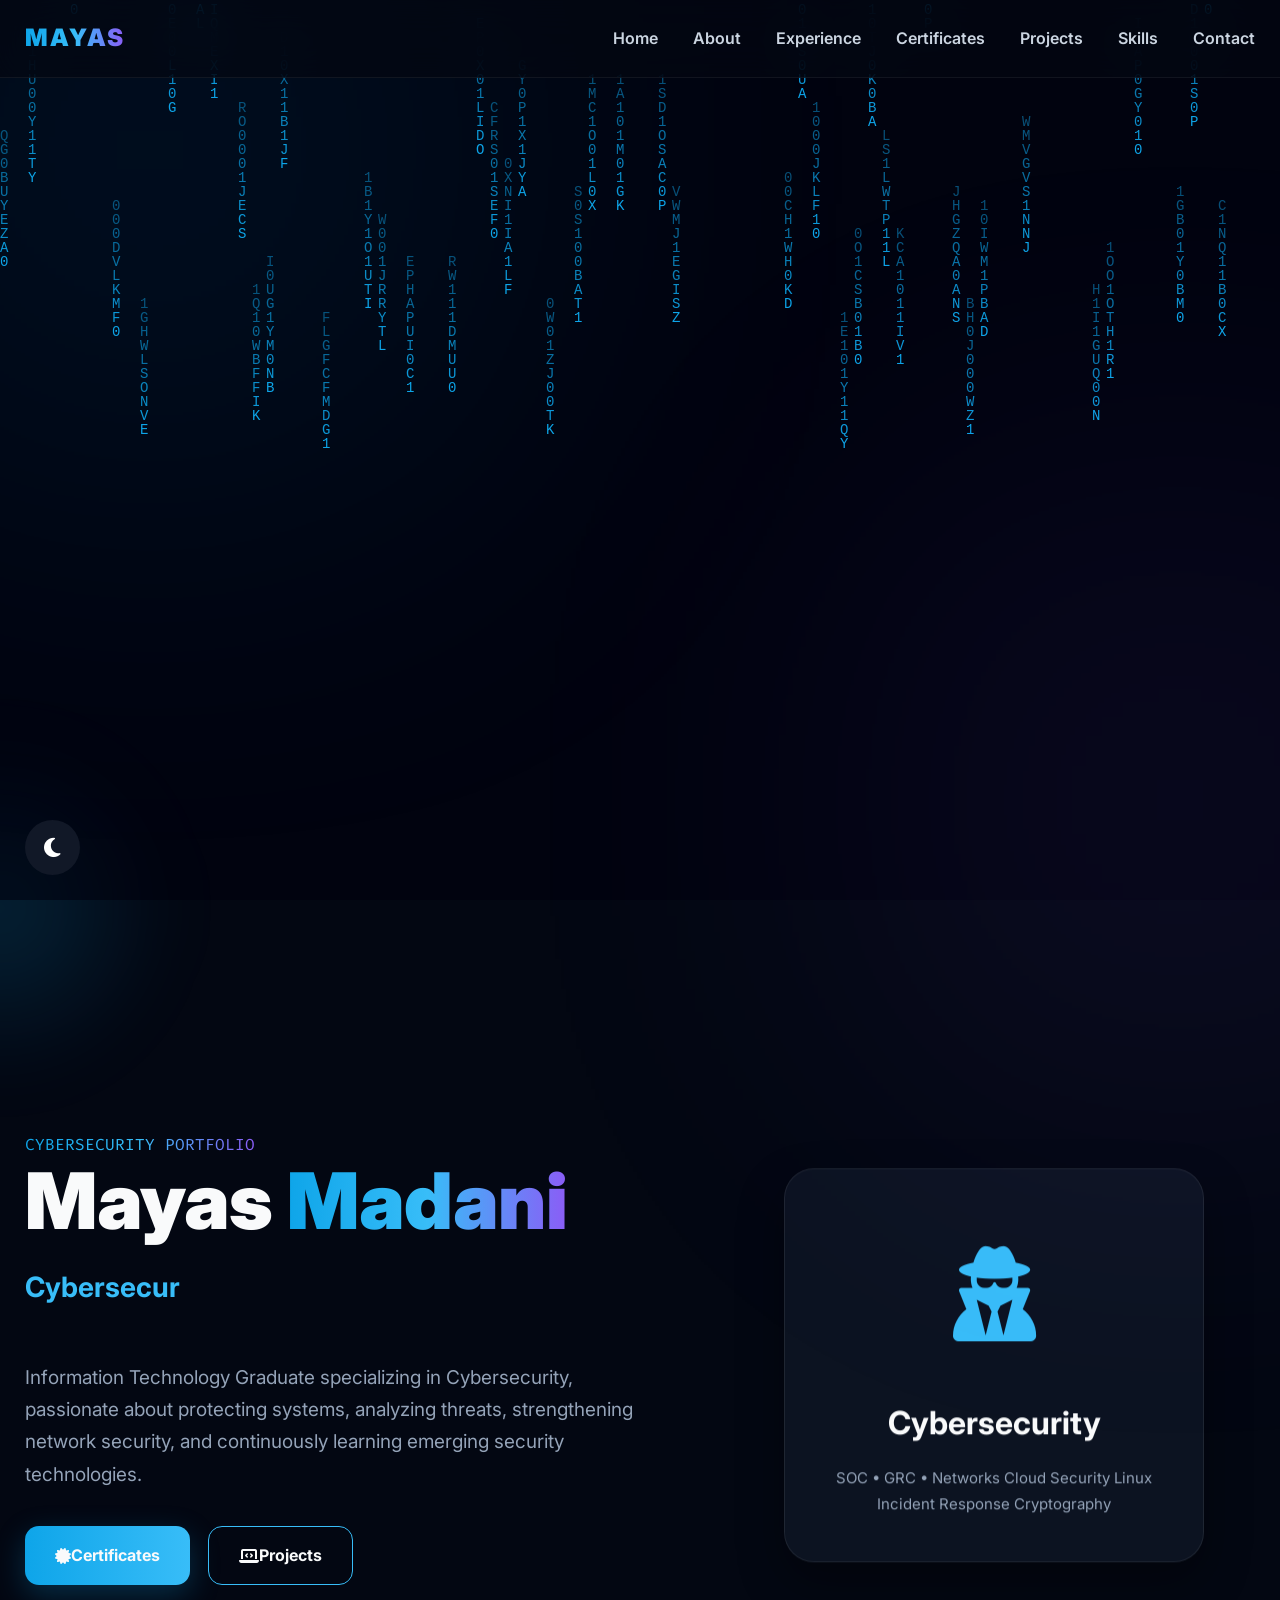
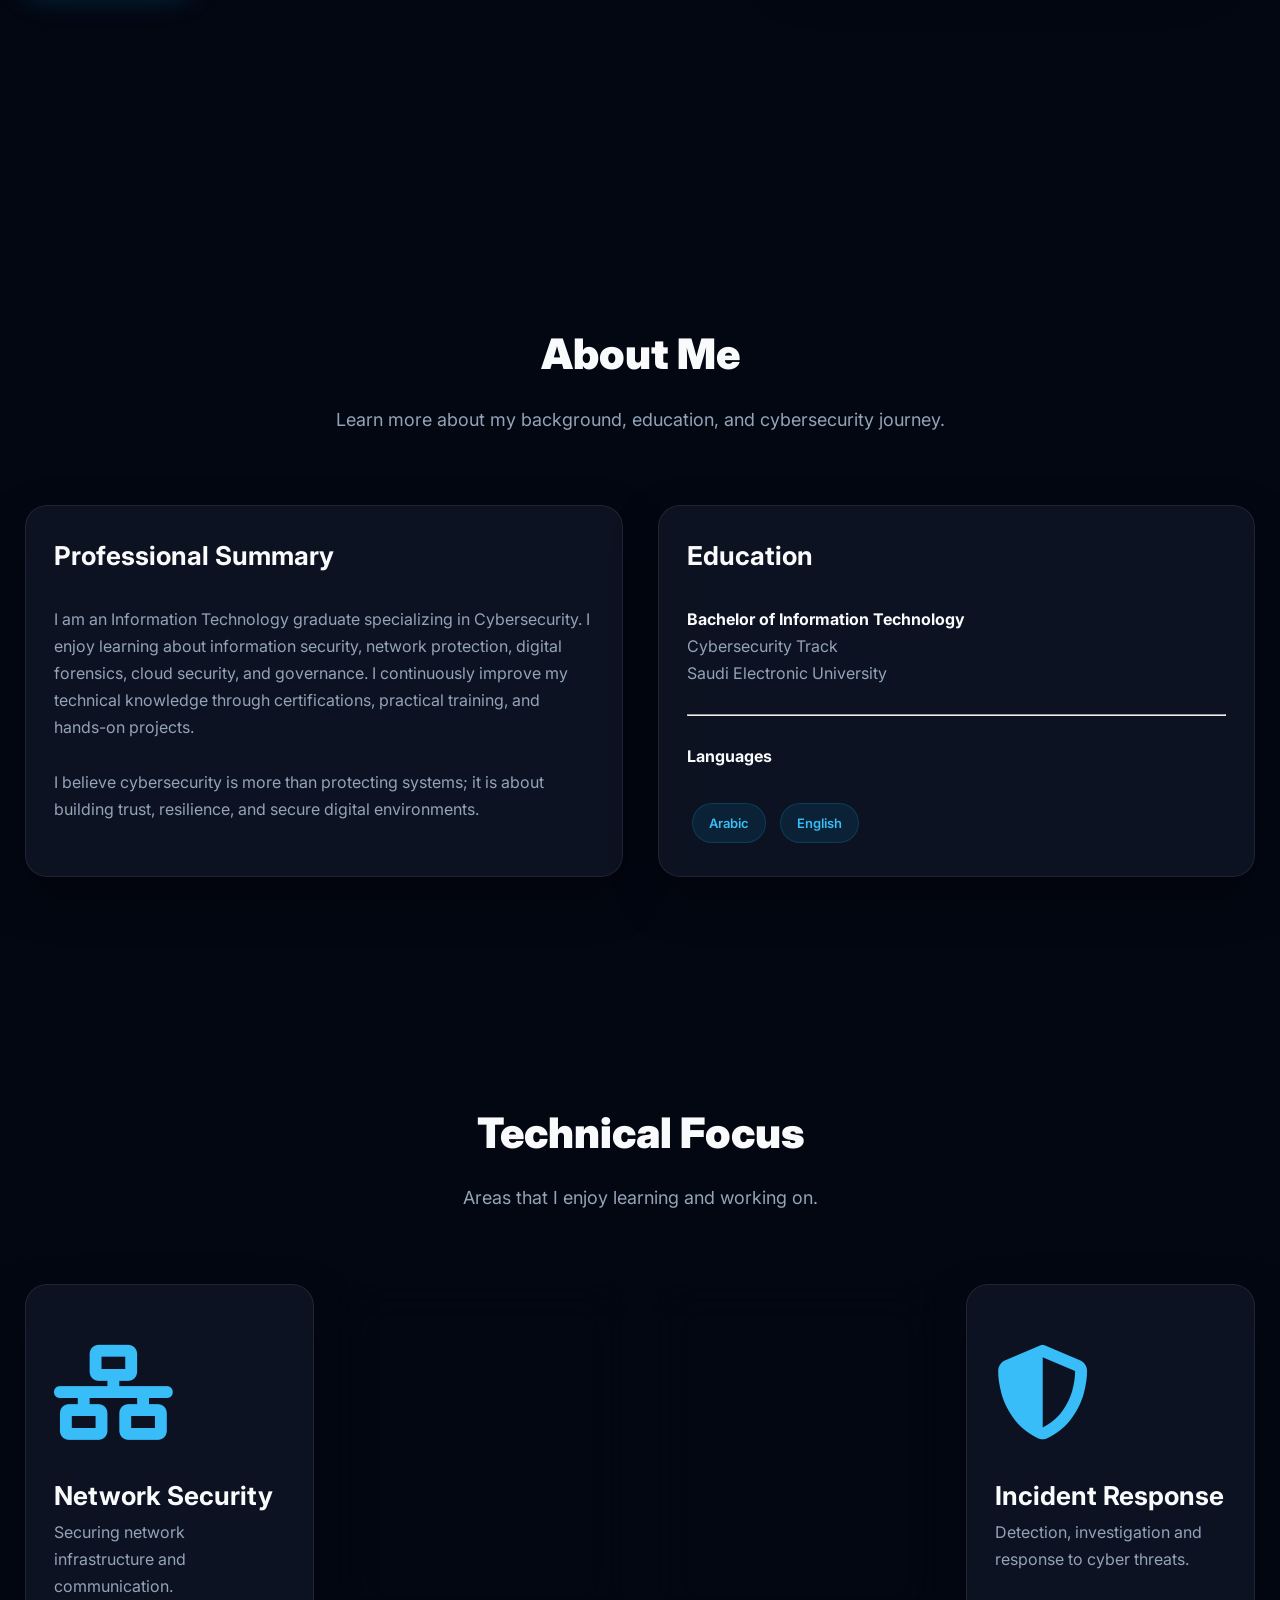
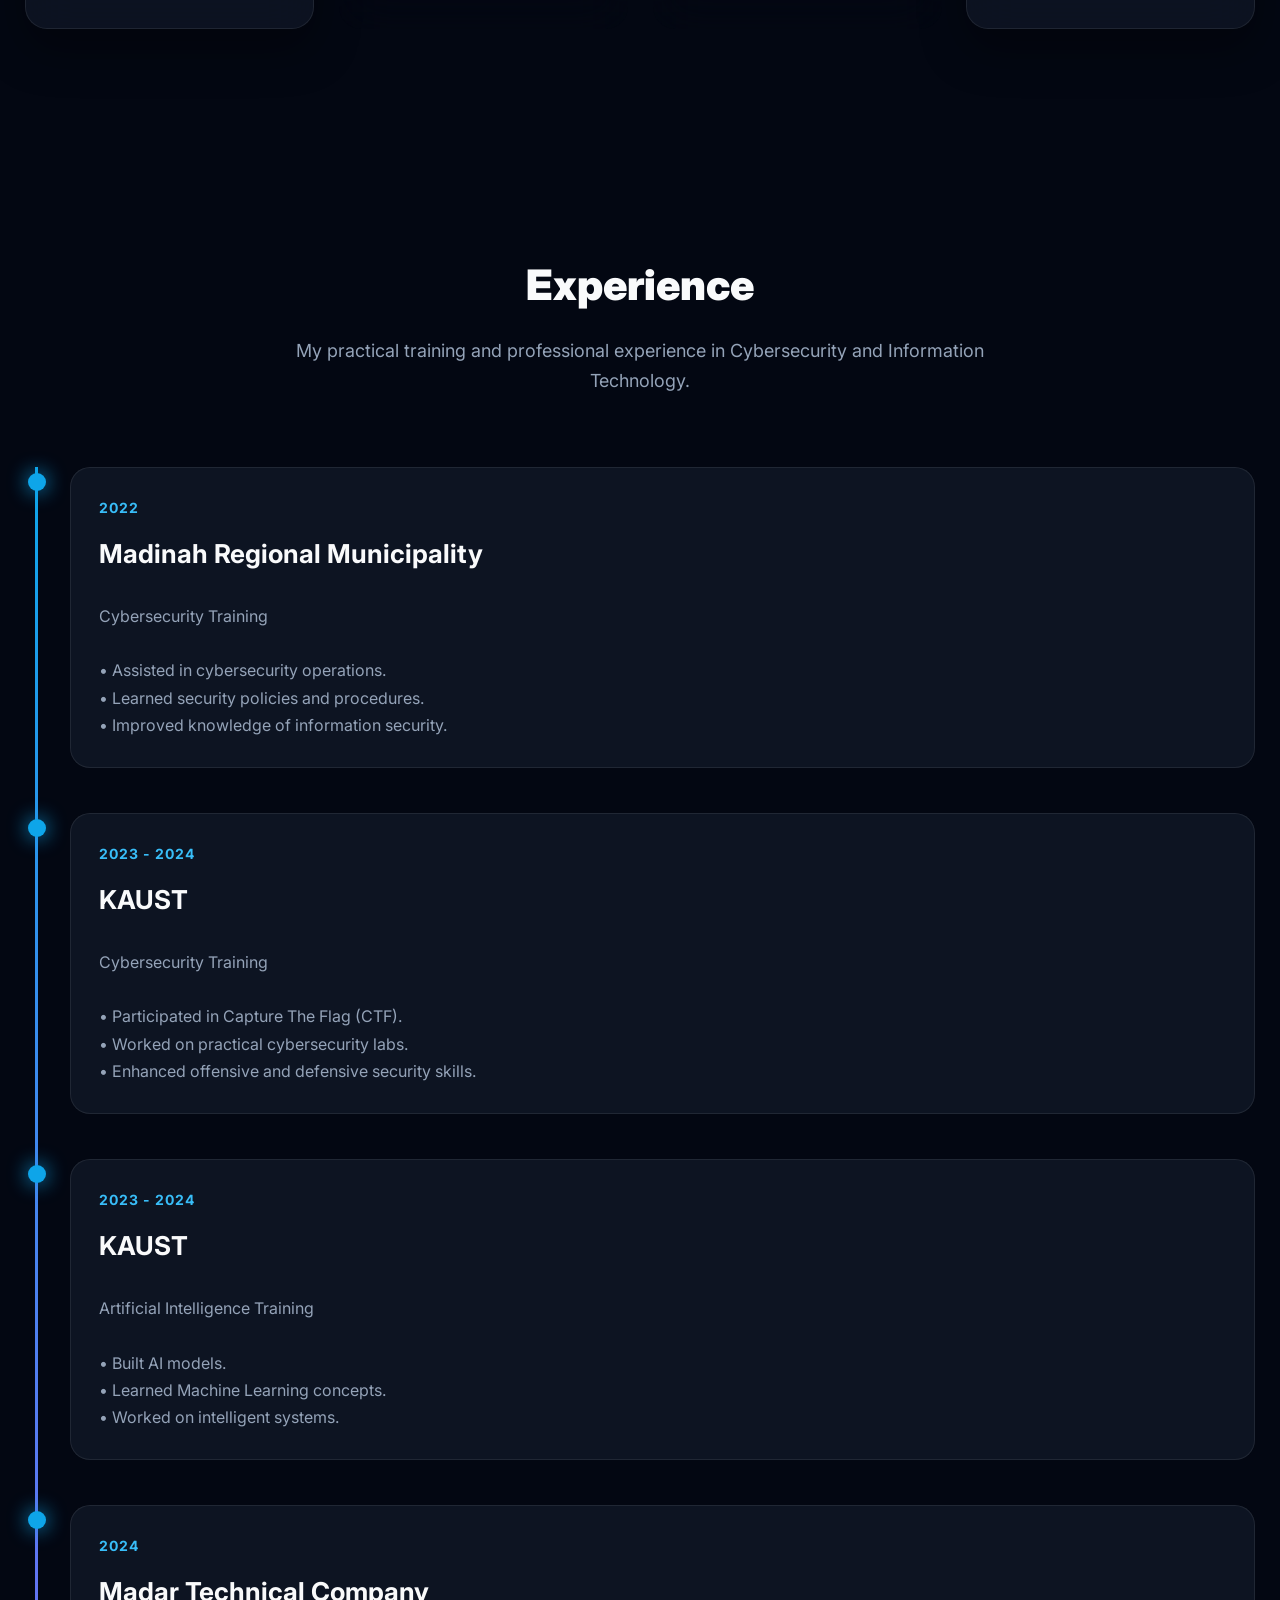
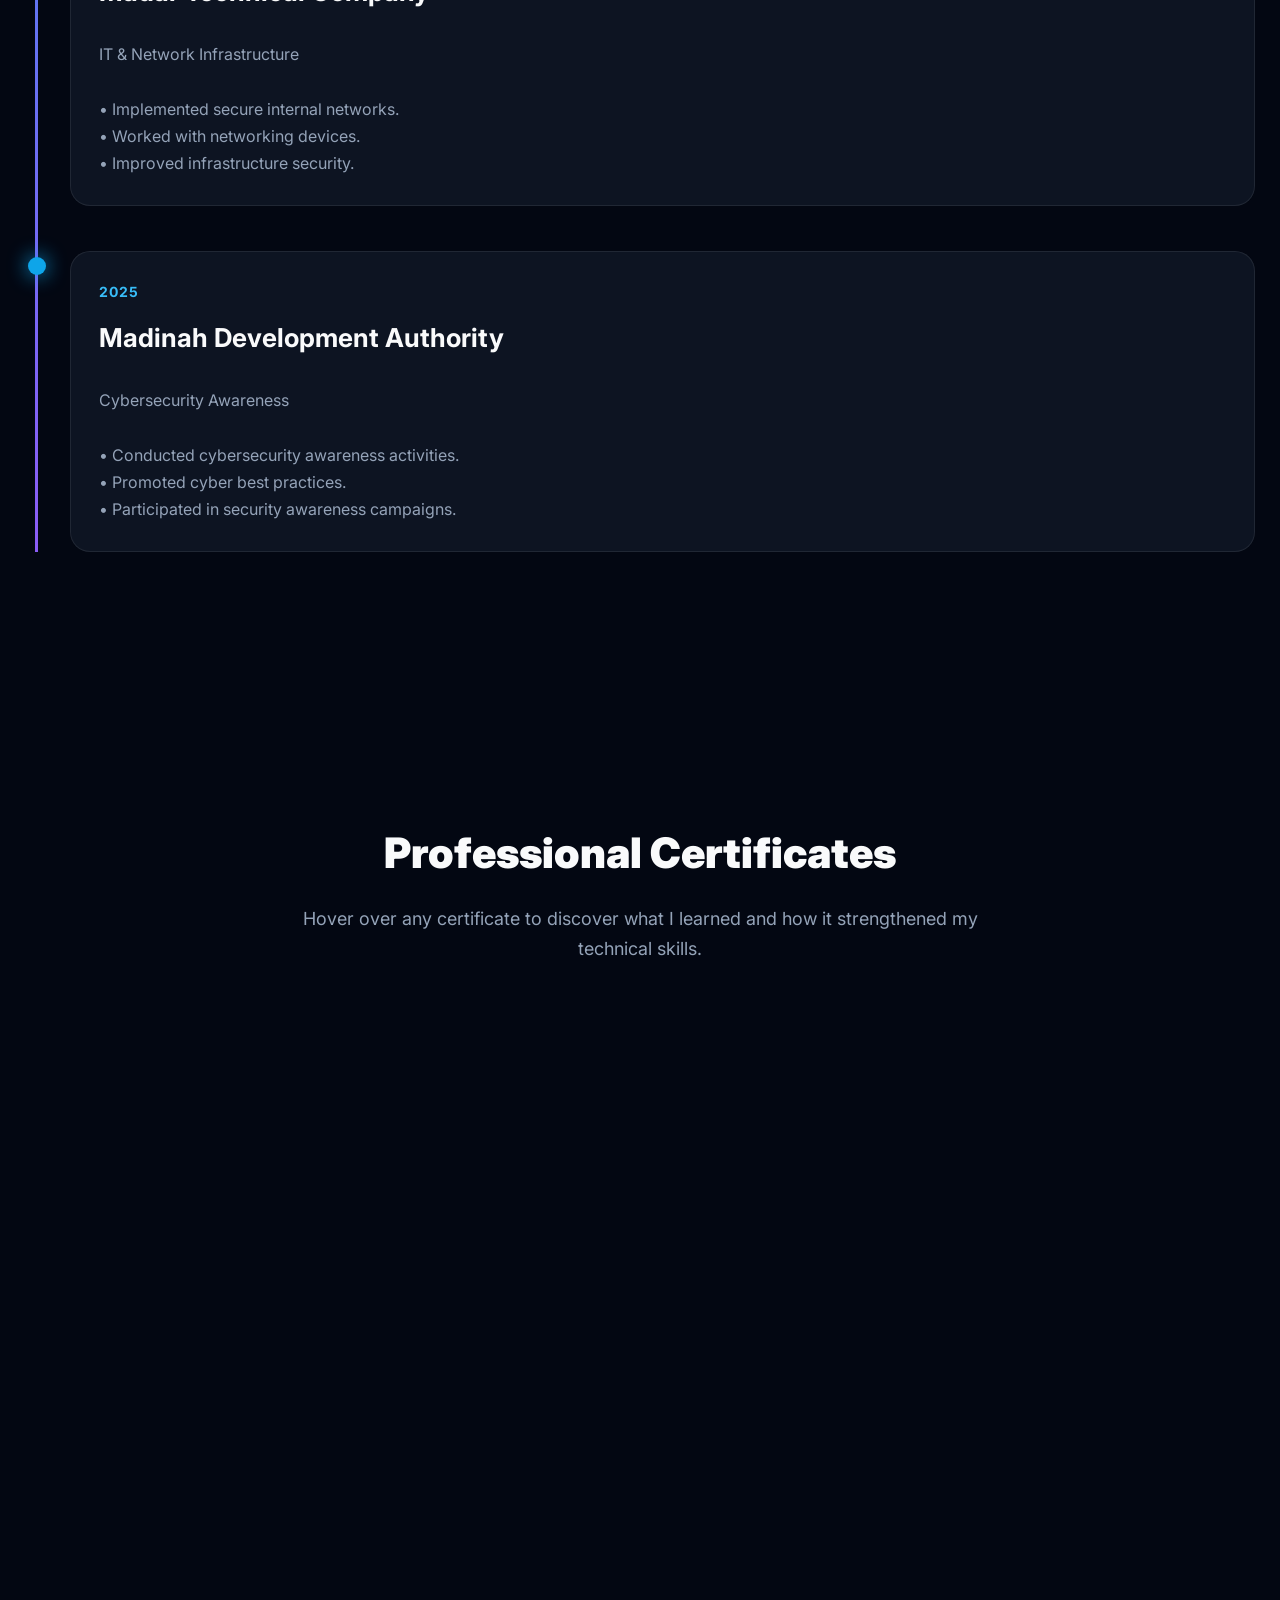
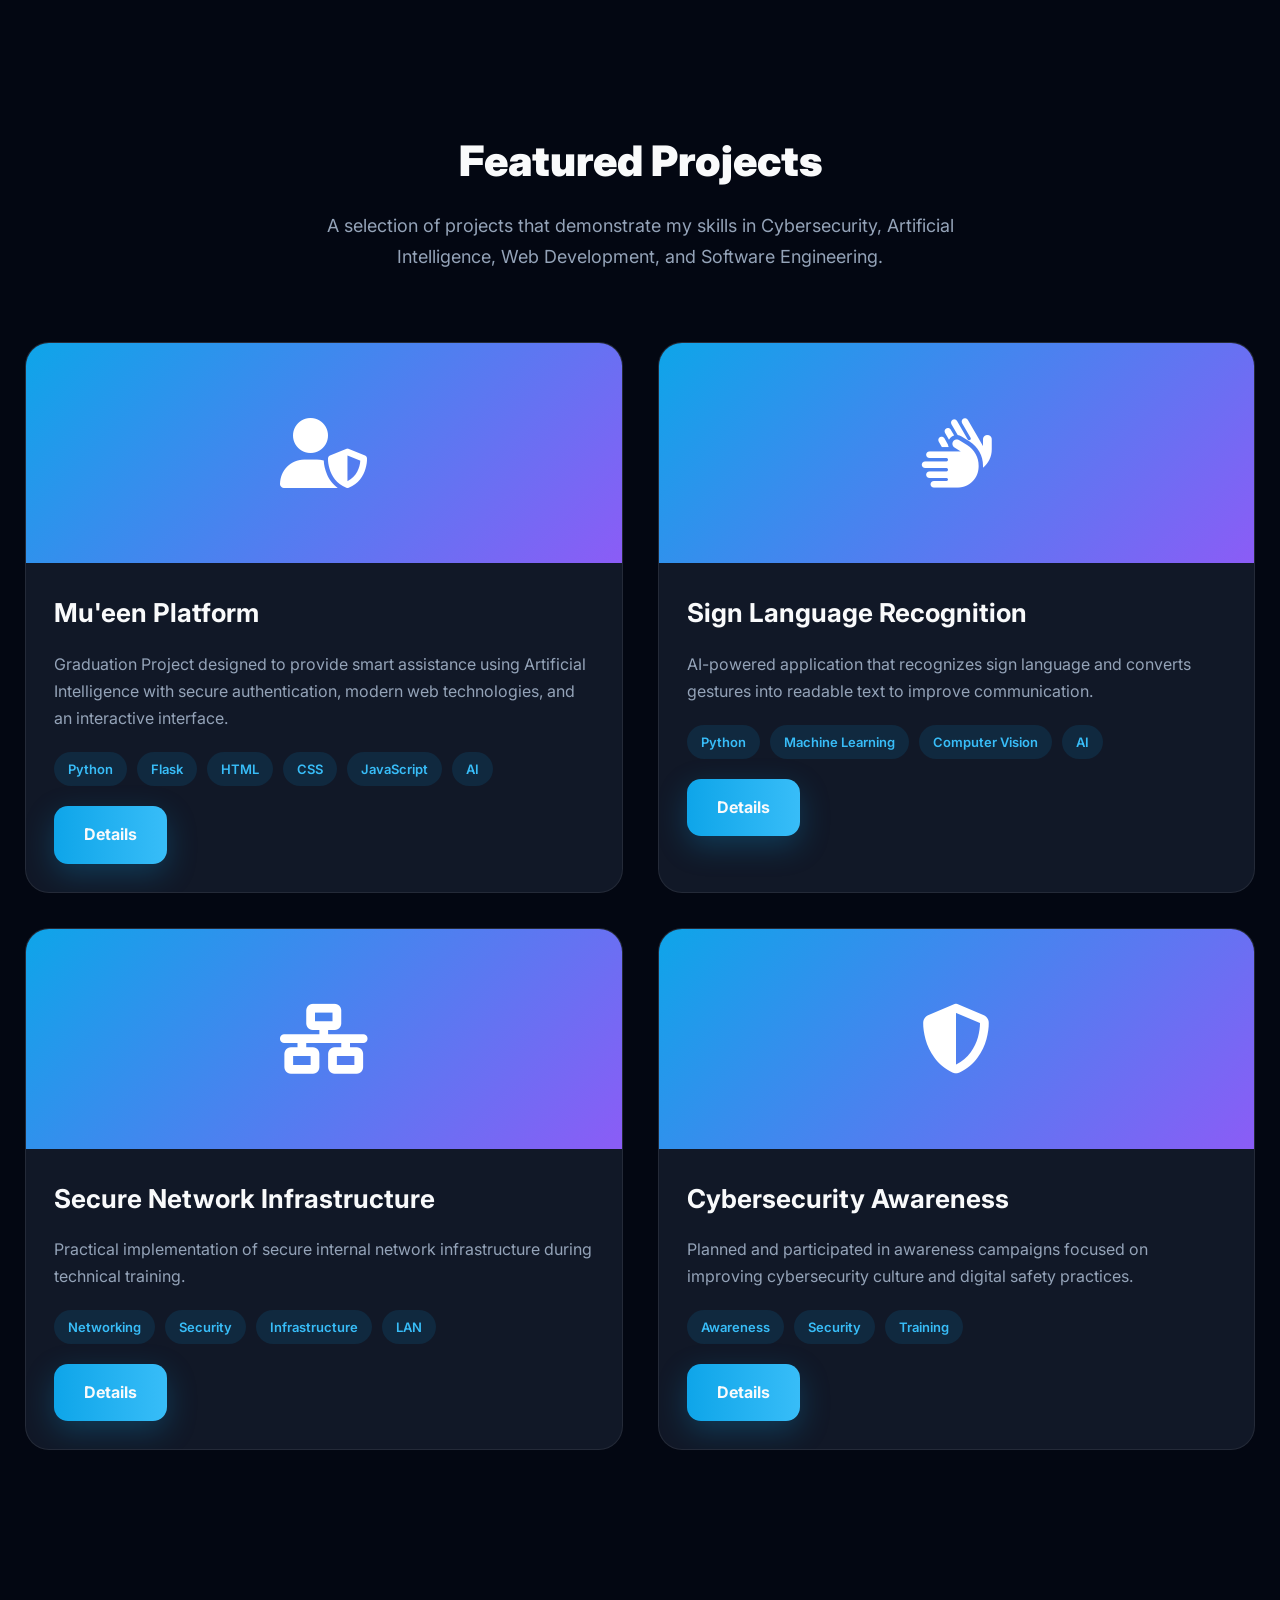
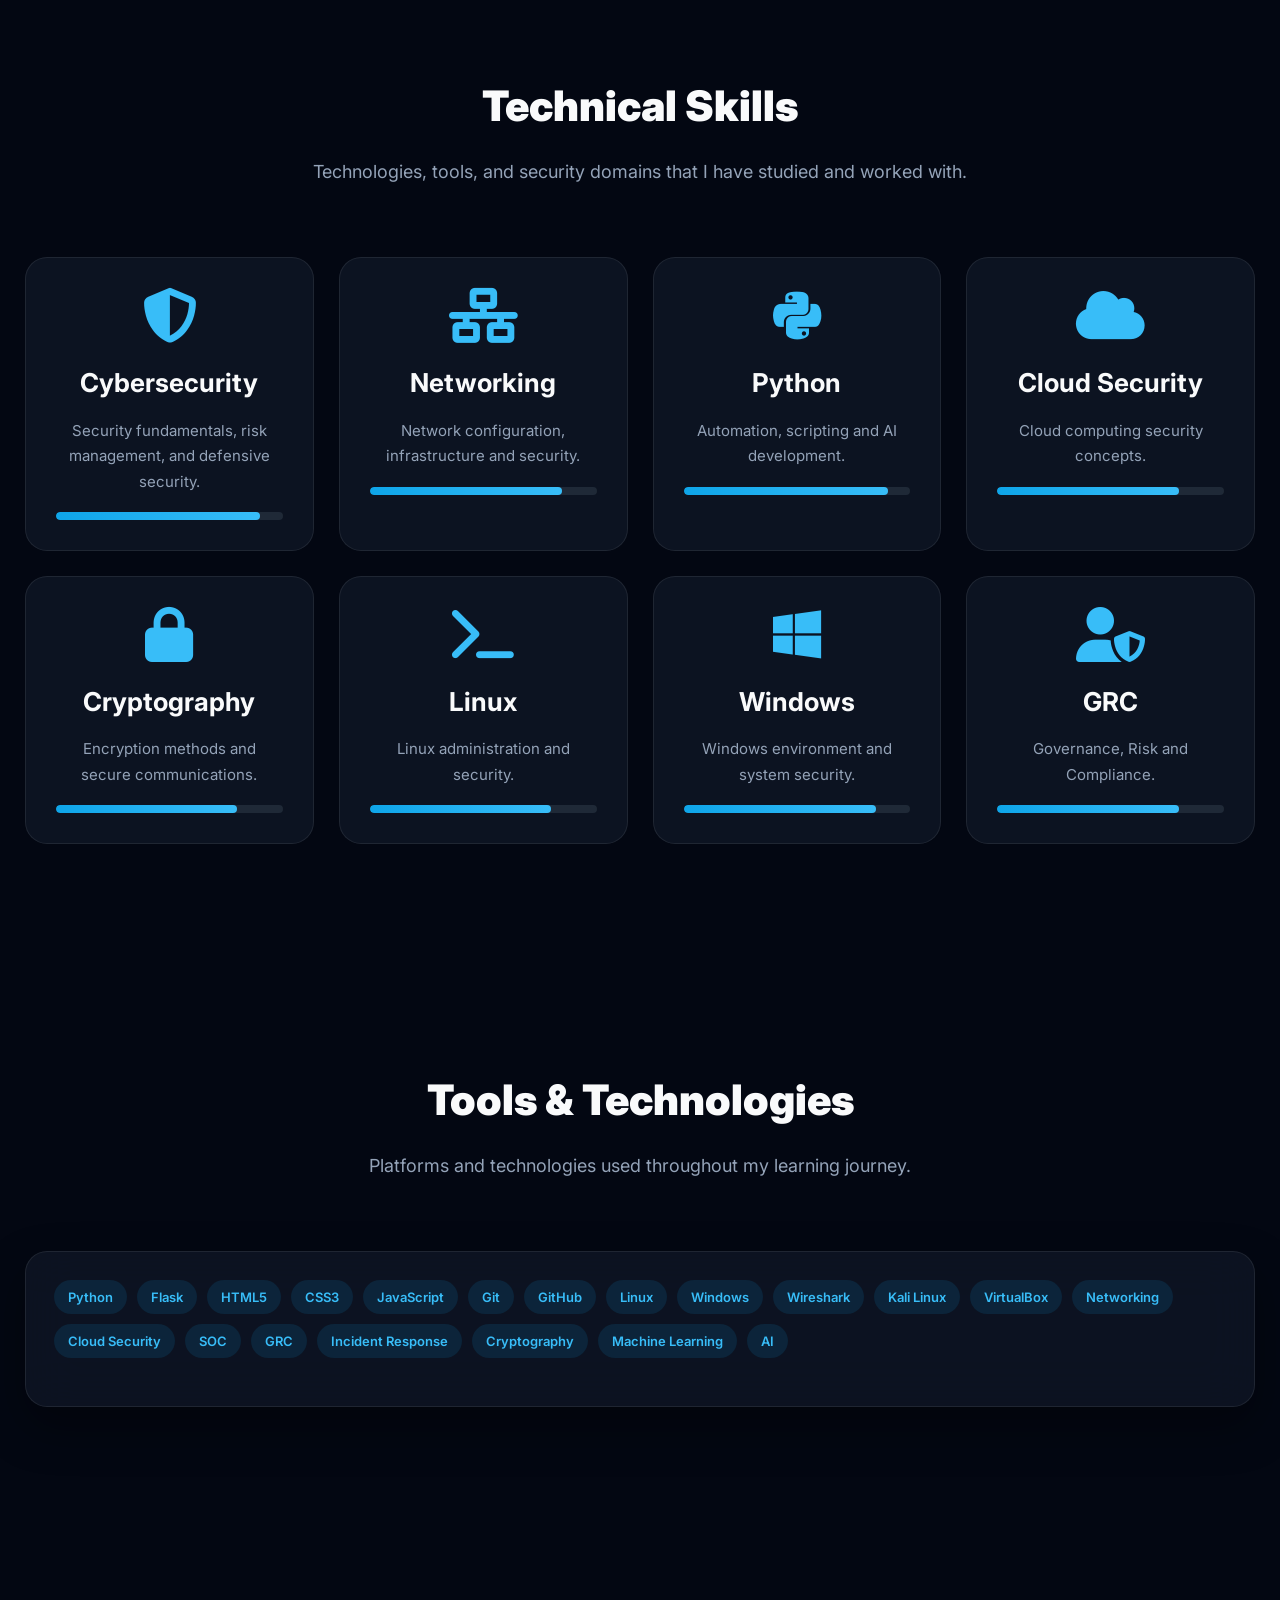
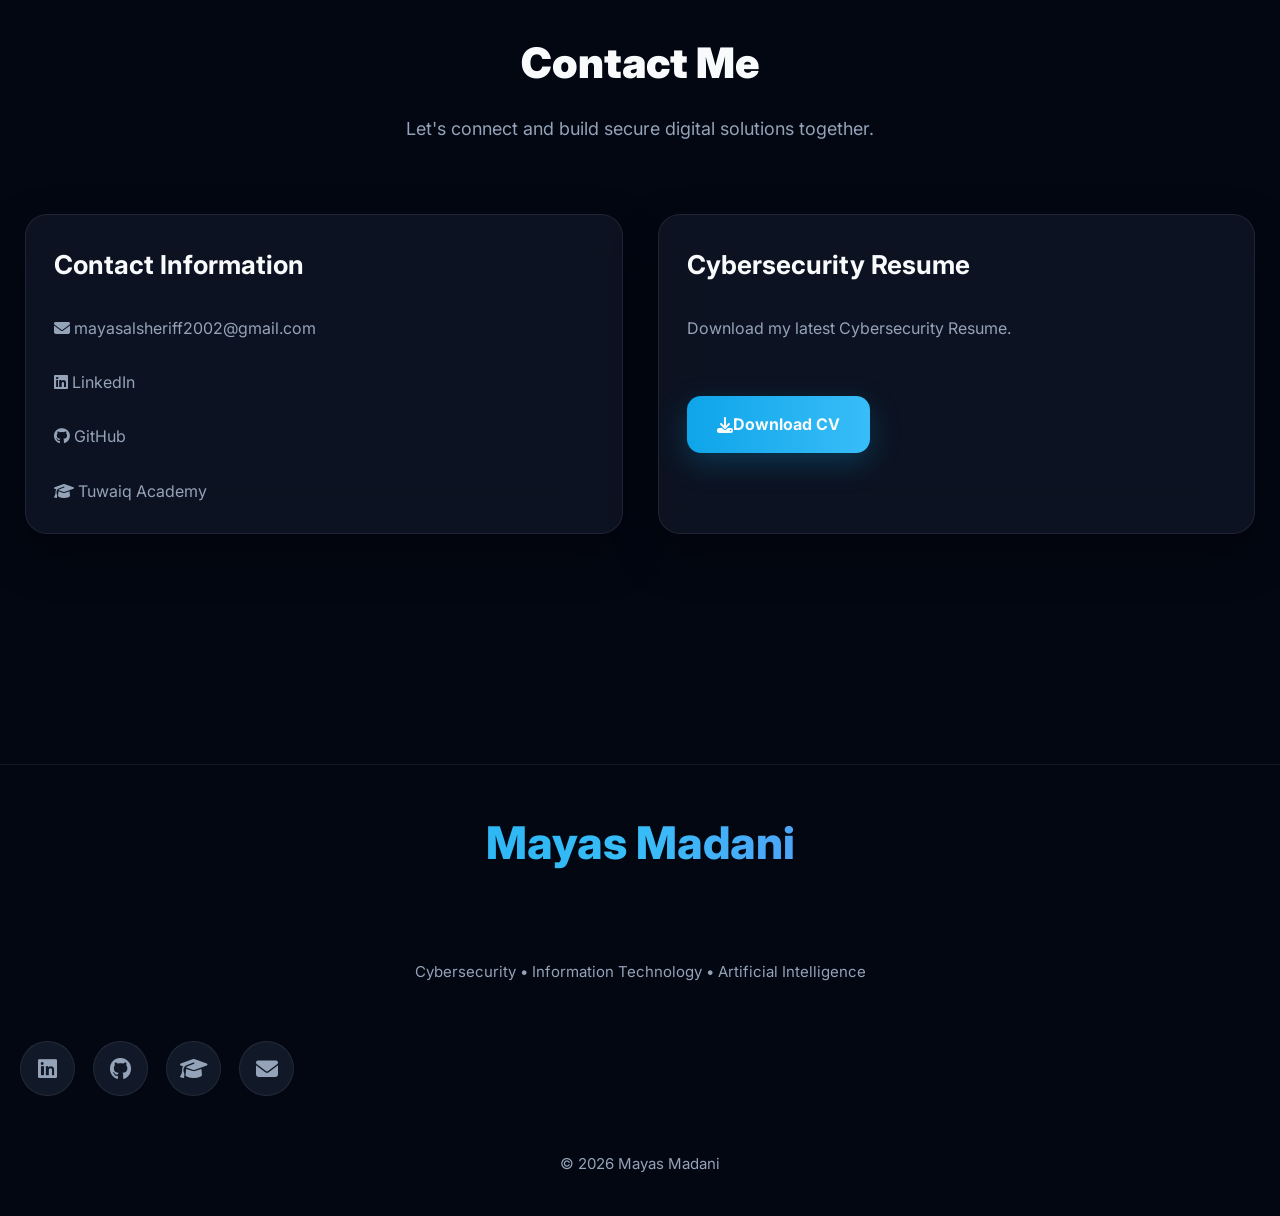
<file: cybersecurity.html>
<!DOCTYPE html>
<html lang="en">

<head>

    <!-- ==========================================
         PAGE INFORMATION
         معلومات الصفحة
    =========================================== -->

    <meta charset="UTF-8">

    <meta name="viewport"
          content="width=device-width, initial-scale=1.0">

    <meta name="description"
          content="Cybersecurity Portfolio | Mayas Madani">

    <meta name="keywords"
          content="Cybersecurity, SOC, GRC, Network Security, Security Analyst, Portfolio">

    <meta name="author"
          content="Mayas Madani">

    <title>Mayas Madani | Cybersecurity</title>

    <!-- ==========================================
         Google Fonts
    =========================================== -->

    <link rel="preconnect"
          href="https://fonts.googleapis.com">

    <link rel="preconnect"
          href="https://fonts.gstatic.com"
          crossorigin>

    <link href="https://fonts.googleapis.com/css2?family=Inter:wght@300;400;500;600;700;800;900&display=swap"
          rel="stylesheet">

    <!-- ==========================================
         Font Awesome
    =========================================== -->

    <link rel="stylesheet"
          href="https://cdnjs.cloudflare.com/ajax/libs/font-awesome/6.6.0/css/all.min.css">

    <!-- ==========================================
         Main CSS
    =========================================== -->

    <link rel="stylesheet"
          href="style.css">

</head>

<body>

<!-- ==========================================
      Matrix Background
      خلفية السايبر
========================================== -->

<canvas id="matrix"></canvas>

<!-- ==========================================
      Mouse Glow
========================================== -->

<div class="mouse-glow"></div>

<!-- ==========================================
      Navigation
========================================== -->

<nav class="nav-glass">

    <div class="nav-container">

        <a href="index.html"
           class="logo gradient-text">

            MAYAS

        </a>

        <div class="nav-links">

            <a href="#home">

                Home

            </a>

            <a href="#about">

                About

            </a>

            <a href="#experience">

                Experience

            </a>

            <a href="#certificates">

                Certificates

            </a>

            <a href="#projects">

                Projects

            </a>

            <a href="#skills">

                Skills

            </a>

            <a href="#contact">

                Contact

            </a>

        </div>

    </div>

</nav>

<!-- ==========================================
        HERO SECTION
========================================== -->

<section class="hero"
         id="home">

    <div class="hero-content">

        <!-- Left -->

        <div class="hero-left reveal">

            <span class="code gradient-text">

                CYBERSECURITY PORTFOLIO

            </span>

            <h1 class="hero-title">

                Mayas

                <span class="gradient-text">

                    Madani

                </span>

            </h1>

            <h2 id="typing"></h2>

            <p class="hero-description">

                Information Technology Graduate specializing in Cybersecurity, passionate about protecting systems, analyzing threats, strengthening network security, and continuously learning emerging security technologies.

            </p>

            <!-- Buttons -->

            <div class="hero-buttons">

                <a href="#certificates"

                   class="btn-primary">

                    <i class="fa-solid fa-certificate"></i>

                    Certificates

                </a>

                <a href="#projects"

                   class="btn-secondary">

                    <i class="fa-solid fa-laptop-code"></i>

                    Projects

                </a>

            </div>

        </div>

        <!-- Right -->

        <div class="hero-box reveal">

            <div class="hero-card">

                <div class="hero-icon">

                    <i class="fa-solid fa-user-secret"></i>

                </div>

                <h3>

                    Cybersecurity

                </h3>

                <p>

                    SOC • GRC • Networks

                    Cloud Security

                    Linux

                    Incident Response

                    Cryptography

                </p>

            </div>

        </div>

    </div>

</section>
<!-- ==========================================
        ABOUT ME SECTION
========================================== -->

<section id="about">

    <!-- عنوان القسم -->

    <div class="text-center reveal">

        <h2 class="section-title">

            About Me

        </h2>

        <p class="section-subtitle">

            Learn more about my background, education, and cybersecurity journey.

        </p>

    </div>

    <!-- بطاقتين -->

    <div class="grid-2">

        <!-- ==========================================
              PERSONAL INFORMATION
        =========================================== -->

        <div class="glass-card reveal">

            <h3>

                Professional Summary

            </h3>

            <br>

            <p>

                I am an Information Technology graduate specializing in Cybersecurity.

                I enjoy learning about information security, network protection,

                digital forensics, cloud security, and governance.

                I continuously improve my technical knowledge through certifications,

                practical training, and hands-on projects.

            </p>

            <br>

            <p>

                I believe cybersecurity is more than protecting systems;

                it is about building trust, resilience, and secure digital environments.

            </p>

        </div>

        <!-- ==========================================
                EDUCATION
        =========================================== -->

        <div class="glass-card reveal">

            <h3>

                Education

            </h3>

            <br>

            <h4>

                Bachelor of Information Technology

            </h4>

            <p>

                Cybersecurity Track

            </p>

            <p>

                Saudi Electronic University

            </p>

            <br>

            <hr>

            <br>

            <h4>

                Languages

            </h4>

            <br>

            <span class="skill-tag">

                Arabic

            </span>

            <span class="skill-tag">

                English

            </span>

        </div>

    </div>

</section>

<!-- ==========================================
        TECHNICAL FOCUS
========================================== -->

<section>

    <div class="text-center reveal">

        <h2 class="section-title">

            Technical Focus

        </h2>

        <p class="section-subtitle">

            Areas that I enjoy learning and working on.

        </p>

    </div>

    <div class="grid-4">

        <div class="glass-card reveal hover-up">

            <div class="hero-icon">

                <i class="fa-solid fa-network-wired"></i>

            </div>

            <h3>

                Network Security

            </h3>

            <p>

                Securing network infrastructure and communication.

            </p>

        </div>

        <div class="glass-card reveal hover-up">

            <div class="hero-icon">

                <i class="fa-solid fa-user-shield"></i>

            </div>

            <h3>

                GRC

            </h3>

            <p>

                Governance, Risk Management and Compliance.

            </p>

        </div>

        <div class="glass-card reveal hover-up">

            <div class="hero-icon">

                <i class="fa-solid fa-cloud"></i>

            </div>

            <h3>

                Cloud Security

            </h3>

            <p>

                Security practices for cloud environments.

            </p>

        </div>

        <div class="glass-card reveal hover-up">

            <div class="hero-icon">

                <i class="fa-solid fa-shield-halved"></i>

            </div>

            <h3>

                Incident Response

            </h3>

            <p>

                Detection, investigation and response to cyber threats.

            </p>

        </div>

    </div>

</section>
<!-- ==========================================
        EXPERIENCE SECTION
        الخبرات والتدريب
========================================== -->

<section id="experience">

    <!-- عنوان القسم -->

    <div class="text-center reveal">

        <h2 class="section-title">

            Experience

        </h2>

        <p class="section-subtitle">

            My practical training and professional experience in Cybersecurity and Information Technology.

        </p>

    </div>

    <!-- بداية الخط الزمني -->

    <div class="timeline">

        <!-- ==========================================
                Experience 1
        =========================================== -->

        <div class="timeline-item reveal">

            <div class="timeline-dot"></div>

            <div class="timeline-content">

                <div class="timeline-year">

                    2022

                </div>

                <h3>

                    Madinah Regional Municipality

                </h3>

                <br>

                <p>

                    Cybersecurity Training

                </p>

                <br>

                <p>

                    • Assisted in cybersecurity operations.

                    <br>

                    • Learned security policies and procedures.

                    <br>

                    • Improved knowledge of information security.

                </p>

            </div>

        </div>

        <!-- ==========================================
                Experience 2
        =========================================== -->

        <div class="timeline-item reveal">

            <div class="timeline-dot"></div>

            <div class="timeline-content">

                <div class="timeline-year">

                    2023 - 2024

                </div>

                <h3>

                    KAUST

                </h3>

                <br>

                <p>

                    Cybersecurity Training

                </p>

                <br>

                <p>

                    • Participated in Capture The Flag (CTF).

                    <br>

                    • Worked on practical cybersecurity labs.

                    <br>

                    • Enhanced offensive and defensive security skills.

                </p>

            </div>

        </div>

        <!-- ==========================================
                Experience 3
        =========================================== -->

        <div class="timeline-item reveal">

            <div class="timeline-dot"></div>

            <div class="timeline-content">

                <div class="timeline-year">

                    2023 - 2024

                </div>

                <h3>

                    KAUST

                </h3>

                <br>

                <p>

                    Artificial Intelligence Training

                </p>

                <br>

                <p>

                    • Built AI models.

                    <br>

                    • Learned Machine Learning concepts.

                    <br>

                    • Worked on intelligent systems.

                </p>

            </div>

        </div>

        <!-- ==========================================
                Experience 4
        =========================================== -->

        <div class="timeline-item reveal">

            <div class="timeline-dot"></div>

            <div class="timeline-content">

                <div class="timeline-year">

                    2024

                </div>

                <h3>

                    Madar Technical Company

                </h3>

                <br>

                <p>

                    IT & Network Infrastructure

                </p>

                <br>

                <p>

                    • Implemented secure internal networks.

                    <br>

                    • Worked with networking devices.

                    <br>

                    • Improved infrastructure security.

                </p>

            </div>

        </div>

        <!-- ==========================================
                Experience 5
        =========================================== -->

        <div class="timeline-item reveal">

            <div class="timeline-dot"></div>

            <div class="timeline-content">

                <div class="timeline-year">

                    2025

                </div>

                <h3>

                    Madinah Development Authority

                </h3>

                <br>

                <p>

                    Cybersecurity Awareness

                </p>

                <br>

                <p>

                    • Conducted cybersecurity awareness activities.

                    <br>

                    • Promoted cyber best practices.

                    <br>

                    • Participated in security awareness campaigns.

                </p>

            </div>

        </div>

    </div>

</section>
<!-- ==========================================
        CERTIFICATES SECTION
        الشهادات الاحترافية
========================================== -->

<section id="certificates">

    <!-- عنوان القسم -->

    <div class="text-center reveal">

        <h2 class="section-title">

            Professional Certificates

        </h2>

        <p class="section-subtitle">

            Hover over any certificate to discover what I learned and how it strengthened my technical skills.

        </p>

    </div>

    <!-- ==========================================
            Certificates Grid
    =========================================== -->

    <div class="grid-3">

        <!-- ==========================================
                Certificate 1
        =========================================== -->

        <div class="flip-card reveal">

            <div class="flip-card-inner">

                <!-- Front -->

                <div class="flip-front">

                    <i class="fa-brands fa-python hero-icon"></i>

                    <h3>Python Basics</h3>

                    <p>University of Michigan</p>

                </div>

                <!-- Back -->

                <div class="flip-back">

                    <h4>What I Learned</h4>

                    <p>

                        Learned Python fundamentals including variables, loops, conditions and functions.

                    </p>

                    <br>

                    <h4>Benefit</h4>

                    <p>

                        Built a strong programming foundation for cybersecurity and AI.

                    </p>

                </div>

            </div>

        </div>



        <!-- ==========================================
                Certificate 2
        =========================================== -->

        <div class="flip-card reveal">

            <div class="flip-card-inner">

                <div class="flip-front">

                    <i class="fa-brands fa-python hero-icon"></i>

                    <h3>

                        Python Functions

                    </h3>

                    <p>

                        University of Michigan

                    </p>

                </div>

                <div class="flip-back">

                    <h4>

                        What I Learned

                    </h4>

                    <p>

                        Functions, Files and Dictionaries.

                    </p>

                    <br>

                    <h4>

                        Benefit

                    </h4>

                    <p>

                        Improved programming and problem-solving skills.

                    </p>

                </div>

            </div>

        </div>



        <!-- ==========================================
                Certificate 3
        =========================================== -->

        <div class="flip-card reveal">

            <div class="flip-card-inner">

                <div class="flip-front">

                    <i class="fa-solid fa-database hero-icon"></i>

                    <h3>

                        Data Collection

                    </h3>

                    <p>

                        University of Michigan

                    </p>

                </div>

                <div class="flip-back">

                    <h4>

                        What I Learned

                    </h4>

                    <p>

                        Data collection, cleaning and processing using Python.

                    </p>

                    <br>

                    <h4>

                        Benefit

                    </h4>

                    <p>

                        Prepared datasets for real-world applications.

                    </p>

                </div>

            </div>

        </div>



        <!-- ==========================================
                Certificate 4
        =========================================== -->

        <div class="flip-card reveal">

            <div class="flip-card-inner">

                <div class="flip-front">

                    <i class="fa-solid fa-chart-line hero-icon"></i>

                    <h3>

                        Introduction to Data Science

                    </h3>

                    <p>

                        University of Michigan

                    </p>

                </div>

                <div class="flip-back">

                    <h4>

                        What I Learned

                    </h4>

                    <p>

                        Pandas, NumPy and data analysis fundamentals.

                    </p>

                    <br>

                    <h4>

                        Benefit

                    </h4>

                    <p>

                        Improved analytical thinking and data exploration.

                    </p>

                </div>

            </div>

        </div>



        <!-- ==========================================
                Certificate 5
        =========================================== -->

        <div class="flip-card reveal">

            <div class="flip-card-inner">

                <div class="flip-front">

                    <i class="fa-solid fa-lock hero-icon"></i>

                    <h3>

                        Security Principles

                    </h3>

                    <p>

                        ISC2

                    </p>

                </div>

                <div class="flip-back">

                    <h4>

                        What I Learned

                    </h4>

                    <p>

                        CIA Triad, Risk Management and Security Foundations.

                    </p>

                    <br>

                    <h4>

                        Benefit

                    </h4>

                    <p>

                        Built a strong cybersecurity foundation.

                    </p>

                </div>

            </div>

        </div>



        <!-- ==========================================
                Certificate 6
        =========================================== -->

        <div class="flip-card reveal">

            <div class="flip-card-inner">

                <div class="flip-front">

                    <i class="fa-solid fa-user-lock hero-icon"></i>

                    <h3>

                        Access Control Concepts

                    </h3>

                    <p>

                        ISC2

                    </p>

                </div>

                <div class="flip-back">

                    <h4>

                        What I Learned

                    </h4>

                    <p>

                        Authentication, Authorization and Access Control.

                    </p>

                    <br>

                    <h4>

                        Benefit

                    </h4>

                    <p>

                        Learned how to secure users and systems.

                    </p>

                </div>

            </div>

        </div>

    </div>

</section>
        <!-- ==========================================
                Certificate 7
        =========================================== -->

        <div class="flip-card reveal">

            <div class="flip-card-inner">

                <div class="flip-front">

                    <i class="fa-solid fa-network-wired hero-icon"></i>

                    <h3>

                        Networks & Communications Security

                    </h3>

                    <p>

                        ISC2

                    </p>

                </div>

                <div class="flip-back">

                    <h4>What I Learned</h4>

                    <p>

                        Network security, communication protocols and secure data transmission.

                    </p>

                    <br>

                    <h4>Benefit</h4>

                    <p>

                        Improved my understanding of protecting enterprise networks.

                    </p>

                </div>

            </div>

        </div>

        <!-- ==========================================
                Certificate 8
        =========================================== -->

        <div class="flip-card reveal">

            <div class="flip-card-inner">

                <div class="flip-front">

                    <i class="fa-solid fa-cloud hero-icon"></i>

                    <h3>

                        Cloud & Wireless Security

                    </h3>

                    <p>

                        ISC2

                    </p>

                </div>

                <div class="flip-back">

                    <h4>What I Learned</h4>

                    <p>

                        Security concepts for cloud environments and wireless networks.

                    </p>

                    <br>

                    <h4>Benefit</h4>

                    <p>

                        Strengthened my cloud security knowledge.

                    </p>

                </div>

            </div>

        </div>

        <!-- ==========================================
                Certificate 9
        =========================================== -->

        <div class="flip-card reveal">

            <div class="flip-card-inner">

                <div class="flip-front">

                    <i class="fa-solid fa-key hero-icon"></i>

                    <h3>

                        Cryptography

                    </h3>

                    <p>

                        ISC2

                    </p>

                </div>

                <div class="flip-back">

                    <h4>What I Learned</h4>

                    <p>

                        Encryption methods, cryptographic algorithms and secure communication.

                    </p>

                    <br>

                    <h4>Benefit</h4>

                    <p>

                        Built a solid understanding of protecting sensitive information.

                    </p>

                </div>

            </div>

        </div>

        <!-- ==========================================
                Certificate 10
        =========================================== -->

        <div class="flip-card reveal">

            <div class="flip-card-inner">

                <div class="flip-front">

                    <i class="fa-solid fa-shield-virus hero-icon"></i>

                    <h3>

                        Incident Response Tools

                    </h3>

                    <p>

                        Infosec

                    </p>

                </div>

                <div class="flip-back">

                    <h4>What I Learned</h4>

                    <p>

                        Detecting, analyzing and responding to cybersecurity incidents.

                    </p>

                    <br>

                    <h4>Benefit</h4>

                    <p>

                        Improved practical incident response skills.

                    </p>

                </div>

            </div>

        </div>

        <!-- ==========================================
                Certificate 11
        =========================================== -->

        <div class="flip-card reveal">

            <div class="flip-card-inner">

                <div class="flip-front">

                    <i class="fa-solid fa-code hero-icon"></i>

                    <h3>

                        Python Classes & Inheritance

                    </h3>

                    <p>

                        University of Michigan

                    </p>

                </div>

                <div class="flip-back">

                    <h4>What I Learned</h4>

                    <p>

                        Object-Oriented Programming, Classes and Inheritance.

                    </p>

                    <br>

                    <h4>Benefit</h4>

                    <p>

                        Learned how to build scalable and maintainable software.

                    </p>

                </div>

            </div>

        </div>

        <!-- ==========================================
                Certificate 12
        =========================================== -->

        <div class="flip-card reveal">

            <div class="flip-card-inner">

                <div class="flip-front">

                    <i class="fa-solid fa-calculator hero-icon"></i>

                    <h3>

                        Calculus for Machine Learning

                    </h3>

                    <p>

                        DeepLearning.AI

                    </p>

                </div>

                <div class="flip-back">

                    <h4>What I Learned</h4>

                    <p>

                        Mathematical foundations used in Machine Learning algorithms.

                    </p>

                    <br>

                    <h4>Benefit</h4>

                    <p>

                        Improved my AI and analytical problem-solving skills.

                    </p>

                </div>

            </div>

        </div>
                <!-- ==========================================
                Certificate 13
        =========================================== -->

        <div class="flip-card reveal">

            <div class="flip-card-inner">

                <div class="flip-front">

                    <i class="fa-solid fa-square-root-variable hero-icon"></i>

                    <h3>

                        Linear Algebra for ML

                    </h3>

                    <p>

                        DeepLearning.AI

                    </p>

                </div>

                <div class="flip-back">

                    <h4>

                        What I Learned

                    </h4>

                    <p>

                        Learned vectors, matrices and mathematical operations used in Machine Learning.

                    </p>

                    <br>

                    <h4>

                        Benefit

                    </h4>

                    <p>

                        Built stronger mathematical foundations for AI development.

                    </p>

                </div>

            </div>

        </div>

        <!-- ==========================================
                Certificate 14
        =========================================== -->

        <div class="flip-card reveal">

            <div class="flip-card-inner">

                <div class="flip-front">

                    <i class="fa-solid fa-chart-simple hero-icon"></i>

                    <h3>

                        Probability & Statistics

                    </h3>

                    <p>

                        DeepLearning.AI

                    </p>

                </div>

                <div class="flip-back">

                    <h4>

                        What I Learned

                    </h4>

                    <p>

                        Probability, statistics and data analysis concepts for Machine Learning.

                    </p>

                    <br>

                    <h4>

                        Benefit

                    </h4>

                    <p>

                        Improved data-driven thinking and AI model evaluation.

                    </p>

                </div>

            </div>

        </div>

        <!-- ==========================================
                Certificate 15
        =========================================== -->

        <div class="flip-card reveal">

            <div class="flip-card-inner">

                <div class="flip-front">

                    <i class="fa-solid fa-brain hero-icon"></i>

                    <h3>

                        Improving Deep Neural Networks

                    </h3>

                    <p>

                        DeepLearning.AI

                    </p>

                </div>

                <div class="flip-back">

                    <h4>

                        What I Learned

                    </h4>

                    <p>

                        Hyperparameter tuning, optimization and regularization techniques.

                    </p>

                    <br>

                    <h4>

                        Benefit

                    </h4>

                    <p>

                        Learned how to improve deep learning model performance.

                    </p>

                </div>

            </div>

        </div>

        <!-- ==========================================
                Certificate 16
        =========================================== -->

        <div class="flip-card reveal">

            <div class="flip-card-inner">

                <div class="flip-front">

                    <i class="fa-solid fa-magnifying-glass-chart hero-icon"></i>

                    <h3>

                        Exploratory Data Analysis

                    </h3>

                    <p>

                        IBM

                    </p>

                </div>

                <div class="flip-back">

                    <h4>

                        What I Learned

                    </h4>

                    <p>

                        Data exploration, visualization and preparation before model building.

                    </p>

                    <br>

                    <h4>

                        Benefit

                    </h4>

                    <p>

                        Enhanced my ability to discover patterns within datasets.

                    </p>

                </div>

            </div>

        </div>

        <!-- ==========================================
                Certificate 17
        =========================================== -->

        <div class="flip-card reveal">

            <div class="flip-card-inner">

                <div class="flip-front">

                    <i class="fa-solid fa-robot hero-icon"></i>

                    <h3>

                        Supervised Machine Learning

                    </h3>

                    <p>

                        IBM

                    </p>

                </div>

                <div class="flip-back">

                    <h4>

                        What I Learned

                    </h4>

                    <p>

                        Regression models and supervised learning fundamentals.

                    </p>

                    <br>

                    <h4>

                        Benefit

                    </h4>

                    <p>

                        Learned how to build and evaluate predictive Machine Learning models.

                    </p>

                </div>

            </div>

        </div>

    </div>

</section>
<!-- ==========================================
        PROJECTS SECTION
        المشاريع
========================================== -->

<section id="projects">

    <!-- عنوان القسم -->

    <div class="text-center reveal">

        <h2 class="section-title">

            Featured Projects

        </h2>

        <p class="section-subtitle">

            A selection of projects that demonstrate my skills in Cybersecurity,
            Artificial Intelligence, Web Development, and Software Engineering.

        </p>

    </div>

    <!-- ==========================================
            Projects Grid
    =========================================== -->

    <div class="grid-2">

        <!-- ==========================================
                Project 1
                Graduation Project
        =========================================== -->

        <div class="project-card reveal">

            <div class="project-image">

                <i class="fa-solid fa-user-shield"></i>

            </div>

            <div class="project-body">

                <h3>

                    Mu'een Platform

                </h3>

                <p>

                    Graduation Project designed to provide smart assistance
                    using Artificial Intelligence with secure authentication,
                    modern web technologies, and an interactive interface.

                </p>

                <!-- التقنيات -->

                <div class="project-tags">

                    <span>Python</span>

                    <span>Flask</span>

                    <span>HTML</span>

                    <span>CSS</span>

                    <span>JavaScript</span>

                    <span>AI</span>

                </div>

                <div class="project-links">

                    <a href="#"

                       class="btn-primary">

                        Details

                    </a>

                </div>

            </div>

        </div>

        <!-- ==========================================
                Project 2
        =========================================== -->

        <div class="project-card reveal">

            <div class="project-image">

                <i class="fa-solid fa-hands"></i>

            </div>

            <div class="project-body">

                <h3>

                    Sign Language Recognition

                </h3>

                <p>

                    AI-powered application that recognizes sign language
                    and converts gestures into readable text to improve communication.

                </p>

                <div class="project-tags">

                    <span>Python</span>

                    <span>Machine Learning</span>

                    <span>Computer Vision</span>

                    <span>AI</span>

                </div>

                <div class="project-links">

                    <a href="#"

                       class="btn-primary">

                        Details

                    </a>

                </div>

            </div>

        </div>

        <!-- ==========================================
                Project 3
        =========================================== -->

        <div class="project-card reveal">

            <div class="project-image">

                <i class="fa-solid fa-network-wired"></i>

            </div>

            <div class="project-body">

                <h3>

                    Secure Network Infrastructure

                </h3>

                <p>

                    Practical implementation of secure internal
                    network infrastructure during technical training.

                </p>

                <div class="project-tags">

                    <span>Networking</span>

                    <span>Security</span>

                    <span>Infrastructure</span>

                    <span>LAN</span>

                </div>

                <div class="project-links">

                    <a href="#"

                       class="btn-primary">

                        Details

                    </a>

                </div>

            </div>

        </div>

        <!-- ==========================================
                Project 4
        =========================================== -->

        <div class="project-card reveal">

            <div class="project-image">

                <i class="fa-solid fa-shield-halved"></i>

            </div>

            <div class="project-body">

                <h3>

                    Cybersecurity Awareness

                </h3>

                <p>

                    Planned and participated in awareness campaigns
                    focused on improving cybersecurity culture
                    and digital safety practices.

                </p>

                <div class="project-tags">

                    <span>Awareness</span>

                    <span>Security</span>

                    <span>Training</span>

                </div>

                <div class="project-links">

                    <a href="#"

                       class="btn-primary">

                        Details

                    </a>

                </div>

            </div>

        </div>

    </div>

</section>
<!-- ==========================================
        SKILLS SECTION
        المهارات التقنية
========================================== -->

<section id="skills">

    <!-- عنوان القسم -->

    <div class="text-center reveal">

        <h2 class="section-title">

            Technical Skills

        </h2>

        <p class="section-subtitle">

            Technologies, tools, and security domains that I have studied and worked with.

        </p>

    </div>

    <!-- ==========================================
            Skills Cards
    =========================================== -->

    <div class="skills-grid">

        <!-- Skill -->

        <div class="skill-card reveal">

            <i class="fa-solid fa-shield-halved"></i>

            <h3>Cybersecurity</h3>

            <p>

                Security fundamentals, risk management, and defensive security.

            </p>

            <div class="progress">

                <span data-width="90"></span>

            </div>

        </div>

        <!-- Skill -->

        <div class="skill-card reveal">

            <i class="fa-solid fa-network-wired"></i>

            <h3>Networking</h3>

            <p>

                Network configuration, infrastructure and security.

            </p>

            <div class="progress">

                <span data-width="85"></span>

            </div>

        </div>

        <!-- Skill -->

        <div class="skill-card reveal">

            <i class="fa-brands fa-python"></i>

            <h3>Python</h3>

            <p>

                Automation, scripting and AI development.

            </p>

            <div class="progress">

                <span data-width="90"></span>

            </div>

        </div>

        <!-- Skill -->

        <div class="skill-card reveal">

            <i class="fa-solid fa-cloud"></i>

            <h3>Cloud Security</h3>

            <p>

                Cloud computing security concepts.

            </p>

            <div class="progress">

                <span data-width="80"></span>

            </div>

        </div>

        <!-- Skill -->

        <div class="skill-card reveal">

            <i class="fa-solid fa-lock"></i>

            <h3>Cryptography</h3>

            <p>

                Encryption methods and secure communications.

            </p>

            <div class="progress">

                <span data-width="80"></span>

            </div>

        </div>

        <!-- Skill -->

        <div class="skill-card reveal">

            <i class="fa-solid fa-terminal"></i>

            <h3>Linux</h3>

            <p>

                Linux administration and security.

            </p>

            <div class="progress">

                <span data-width="80"></span>

            </div>

        </div>

        <!-- Skill -->

        <div class="skill-card reveal">

            <i class="fa-brands fa-windows"></i>

            <h3>Windows</h3>

            <p>

                Windows environment and system security.

            </p>

            <div class="progress">

                <span data-width="85"></span>

            </div>

        </div>

        <!-- Skill -->

        <div class="skill-card reveal">

            <i class="fa-solid fa-user-shield"></i>

            <h3>GRC</h3>

            <p>

                Governance, Risk and Compliance.

            </p>

            <div class="progress">

                <span data-width="80"></span>

            </div>

        </div>

    </div>

</section>
<!-- ==========================================
        TOOLS SECTION
========================================== -->

<section>

    <div class="text-center reveal">

        <h2 class="section-title">

            Tools & Technologies

        </h2>

        <p class="section-subtitle">

            Platforms and technologies used throughout my learning journey.

        </p>

    </div>

    <div class="glass-card reveal">

        <div class="project-tags">

            <span>Python</span>

            <span>Flask</span>

            <span>HTML5</span>

            <span>CSS3</span>

            <span>JavaScript</span>

            <span>Git</span>

            <span>GitHub</span>

            <span>Linux</span>

            <span>Windows</span>

            <span>Wireshark</span>

            <span>Kali Linux</span>

            <span>VirtualBox</span>

            <span>Networking</span>

            <span>Cloud Security</span>

            <span>SOC</span>

            <span>GRC</span>

            <span>Incident Response</span>

            <span>Cryptography</span>

            <span>Machine Learning</span>

            <span>AI</span>

        </div>

    </div>

</section>
<!-- ==========================================
        CONTACT SECTION
        معلومات التواصل
========================================== -->

<section id="contact">

    <div class="text-center reveal">

        <h2 class="section-title">

            Contact Me

        </h2>

        <p class="section-subtitle">

            Let's connect and build secure digital solutions together.

        </p>

    </div>

    <div class="grid-2">

        <!-- ==========================================
              Contact Information
        =========================================== -->

        <div class="glass-card reveal">

            <h3>

                Contact Information

            </h3>

            <br>

            <p>

                <i class="fa-solid fa-envelope"></i>

                mayasalsheriff2002@gmail.com

            </p>

            <br>

            <p>

                <i class="fab fa-linkedin"></i>

                LinkedIn

            </p>

            <br>

            <p>

                <i class="fab fa-github"></i>

                GitHub

            </p>

            <br>

            <p>

                <i class="fa-solid fa-graduation-cap"></i>

                Tuwaiq Academy

            </p>

        </div>

        <!-- ==========================================
               Download CV
        =========================================== -->

        <div class="glass-card reveal">

            <h3>

                Cybersecurity Resume

            </h3>

            <br>

            <p>

                Download my latest Cybersecurity Resume.

            </p>

            <br><br>

            <a href="https://drive.google.com/file/d/1Dde6BwXcsqj92Mj5td_1kerCXD9CgwFH/view"

               target="_blank"

               class="btn-primary">

                <i class="fa-solid fa-download"></i>

                Download CV

            </a>

        </div>

    </div>

</section>

<!-- ==========================================
        FOOTER
========================================== -->

<footer>

    <h2 class="gradient-text">

        Mayas Madani

    </h2>

    <br>

    <p>

        Cybersecurity • Information Technology • Artificial Intelligence

    </p>

    <br>

    <div class="social-links">

        <!-- LinkedIn -->

        <a href="https://www.linkedin.com/in/mayas-madani?utm_source=share_via&utm_content=profile&utm_medium=member_ios"

           target="_blank">

            <i class="fab fa-linkedin"></i>

        </a>

        <!-- GitHub -->

        <a href="https://github.com/Mayas-2"

           target="_blank">

            <i class="fab fa-github"></i>

        </a>

        <!-- Tuwaiq -->

        <a href="https://profile.tuwaiq.edu.sa/mayas-mad/public/overview"

           target="_blank">

            <i class="fa-solid fa-graduation-cap"></i>

        </a>

        <!-- Email -->

        <a href="mailto:YOUR_EMAIL@gmail.com">

            <i class="fa-solid fa-envelope"></i>

        </a>

    </div>

    <br><br>

    <p>

        © 2026 Mayas Madani

    </p>

</footer>

<!-- ==========================================
      Back To Top Button
========================================== -->

<div id="backToTop">

    <i class="fa-solid fa-arrow-up"></i>

</div>

<!-- ==========================================
      Dark / Light Mode
========================================== -->

<div class="theme-btn">

    <i class="fa-solid fa-moon"></i>

</div>

<!-- ==========================================
      JavaScript
========================================== -->

<script src="script.js"></script>

</body>

</html>
</file>
<file: style.css>
/* ==========================================
          MAYAS PORTFOLIO V2
      Cybersecurity • AI • IT
========================================== */

@import url('https://fonts.googleapis.com/css2?family=Inter:wght@300;400;500;600;700;800;900&display=swap');
@import url('https://fonts.googleapis.com/css2?family=Fira+Code:wght@400;500;700&display=swap');

:root{

--primary:#0ea5e9;
--primary-light:#38bdf8;

--secondary:#8b5cf6;
--secondary-light:#a855f7;

--success:#22c55e;
--warning:#f59e0b;
--danger:#ef4444;

--bg:#030712;

--bg-card:#111827;

--bg-card-2:#1f2937;

--border:rgba(255,255,255,.08);

--text:#f9fafb;

--text-muted:#94a3b8;

--shadow:

0 20px 45px rgba(0,0,0,.35);

}

*{

margin:0;

padding:0;

box-sizing:border-box;

}

html{

scroll-behavior:smooth;

}

body{

font-family:'Inter',sans-serif;

background:var(--bg);

color:var(--text);

overflow-x:hidden;

line-height:1.7;

}

/* ===========================
SCROLLBAR
=========================== */

::-webkit-scrollbar{

width:9px;

}

::-webkit-scrollbar-track{

background:#020617;

}

::-webkit-scrollbar-thumb{

background:#0ea5e9;

border-radius:999px;

}

/* ===========================
GENERAL
=========================== */

section{

max-width:1300px;

margin:auto;

padding:110px 25px;

position:relative;

}

h1{

font-size:70px;

font-weight:900;

line-height:1.1;

}

h2{

font-size:45px;

font-weight:800;

margin-bottom:50px;

}

h3{

font-size:26px;

font-weight:700;

}

p{

color:var(--text-muted);

}

a{

text-decoration:none;

color:inherit;

}

img{

max-width:100%;

display:block;

}

.code{

font-family:'Fira Code',monospace;

}

.gradient-text{

background:

linear-gradient(

90deg,

#0ea5e9,

#38bdf8,

#8b5cf6

);

-webkit-background-clip:text;

-webkit-text-fill-color:transparent;

}

.text-center{

text-align:center;

}

/* ===========================
BACKGROUND
=========================== */

body::before{

content:"";

position:fixed;

width:700px;

height:700px;

background:#0ea5e9;

filter:blur(180px);

opacity:.08;

left:-200px;

top:-200px;

pointer-events:none;

}

body::after{

content:"";

position:fixed;

width:600px;

height:600px;

background:#8b5cf6;

filter:blur(180px);

opacity:.08;

right:-200px;

bottom:-200px;

pointer-events:none;

}
/* ==========================================
           NAVIGATION BAR
        الشريط العلوي للموقع
========================================== */

.nav-glass{

position:fixed;

top:0;

left:0;

width:100%;

z-index:9999;

/* Glass Effect */

background:rgba(3,7,18,.75);

backdrop-filter:blur(20px);

border-bottom:1px solid rgba(255,255,255,.06);

}

/* Container داخل الناف بار */

.nav-container{

max-width:1300px;

margin:auto;

padding:18px 25px;

display:flex;

justify-content:space-between;

align-items:center;

}

/* شعار الموقع */

.logo{

font-size:24px;

font-weight:900;

letter-spacing:2px;

}

/* روابط التنقل */

.nav-links{

display:flex;

gap:35px;

}

.nav-links a{

font-weight:600;

color:#cbd5e1;

transition:.3s;

position:relative;

}

/* خط يظهر تحت الرابط */

.nav-links a::after{

content:"";

position:absolute;

bottom:-6px;

left:0;

width:0;

height:2px;

background:var(--primary);

transition:.3s;

}

.nav-links a:hover{

color:white;

}

.nav-links a:hover::after{

width:100%;

}

/* ==========================================
            BUTTONS
          جميع الأزرار
========================================== */

.btn-primary{

display:inline-flex;

align-items:center;

justify-content:center;

padding:15px 30px;

border-radius:14px;

background:linear-gradient(

90deg,

#0ea5e9,

#38bdf8

);

font-weight:700;

transition:.35s;

box-shadow:

0 10px 30px rgba(14,165,233,.25);

}

.btn-primary:hover{

transform:translateY(-5px);

box-shadow:

0 20px 35px rgba(14,165,233,.4);

}

.btn-secondary{

display:inline-flex;

align-items:center;

justify-content:center;

padding:15px 30px;

border-radius:14px;

border:1px solid #38bdf8;

font-weight:700;

transition:.35s;

}

.btn-secondary:hover{

background:#38bdf8;

color:white;

transform:translateY(-5px);

}

/* ==========================================
         GLASS CARDS
      الكروت الزجاجية
========================================== */

.glass-card{

background:rgba(17,24,39,.72);

backdrop-filter:blur(25px);

border:1px solid rgba(255,255,255,.08);

border-radius:22px;

padding:28px;

transition:.4s;

box-shadow:var(--shadow);

}

/* حركة الكرت عند المرور */

.glass-card:hover{

transform:

translateY(-10px)

scale(1.02);

border-color:#38bdf8;

}

/* ==========================================
      CERTIFICATE CARD
        كرت الشهادة
========================================== */

.cert-card{

background:var(--bg-card);

border-radius:20px;

padding:22px;

border:1px solid rgba(255,255,255,.08);

transition:.35s;

cursor:pointer;

}

.cert-card:hover{

transform:translateY(-8px);

border-color:var(--primary);

}

/* ==========================================
        SKILL TAGS
      المهارات الصغيرة
========================================== */

.skill-tag{

display:inline-block;

padding:8px 16px;

border-radius:999px;

background:rgba(14,165,233,.1);

border:1px solid rgba(14,165,233,.2);

color:#38bdf8;

font-size:13px;

font-weight:600;

margin:5px;

transition:.3s;

}

.skill-tag:hover{

background:#0ea5e9;

color:white;

transform:scale(1.05);

}
/* ==========================================
            LOADING SCREEN
     أول شاشة تظهر قبل الموقع
========================================== */

#loader{

position:fixed;

top:0;

left:0;

width:100%;

height:100%;

background:#020617;

display:flex;

justify-content:center;

align-items:center;

flex-direction:column;

z-index:999999;

transition:1s;

}

/* اسم الموقع */

.loader-title{

font-size:42px;

font-weight:900;

letter-spacing:4px;

margin-bottom:25px;

}

/* شريط التحميل */

.loader-bar{

width:280px;

height:10px;

background:#1e293b;

border-radius:999px;

overflow:hidden;

}

/* الجزء المتحرك */

.loader-progress{

width:0;

height:100%;

background:linear-gradient(

90deg,

#0ea5e9,

#38bdf8,

#8b5cf6

);

animation:loading 3s forwards;

}

@keyframes loading{

100%{

width:100%;

}

}

/* ==========================================
           HERO SECTION
      أول قسم بالموقع
========================================== */

.hero{

min-height:100vh;

display:flex;

align-items:center;

position:relative;

overflow:hidden;

}

/* تقسيم الصفحة */

.hero-content{

display:grid;

grid-template-columns:1.1fr .9fr;

gap:70px;

align-items:center;

}

/* عنوان الاسم */

.hero-title{

font-size:78px;

font-weight:900;

line-height:1.1;

margin-bottom:20px;

}

/* الوصف */

.hero-description{

font-size:19px;

color:var(--text-muted);

margin-bottom:30px;

max-width:650px;

}

/* مكان الأزرار */

.hero-buttons{

display:flex;

gap:18px;

margin-top:35px;

flex-wrap:wrap;

}

/* ==========================================
      الصورة أو الكرت الجانبي
========================================== */

.hero-box{

display:flex;

justify-content:center;

align-items:center;

}

.hero-card{

width:420px;

padding:45px;

border-radius:30px;

background:rgba(17,24,39,.75);

border:1px solid rgba(255,255,255,.08);

backdrop-filter:blur(25px);

text-align:center;

box-shadow:var(--shadow);

animation:float 5s ease-in-out infinite;

}

.hero-card h3{

font-size:32px;

margin-top:20px;

margin-bottom:15px;

}

.hero-card p{

font-size:15px;

}

/* أيقونة كبيرة */

.hero-icon{

font-size:95px;

color:#38bdf8;

}

/* حركة الكرت */

@keyframes float{

0%{

transform:translateY(0);

}

50%{

transform:translateY(-18px);

}

100%{

transform:translateY(0);

}

}

/* ==========================================
        TYPEWRITER EFFECT
========================================== */

#typing{

font-size:28px;

font-weight:700;

color:#38bdf8;

}

.cursor{

display:inline-block;

width:3px;

height:28px;

background:#38bdf8;

margin-left:4px;

animation:blink .8s infinite;

}

@keyframes blink{

50%{

opacity:0;

}

}
/* ==========================================
          ANIMATED BACKGROUND
        الخلفية المتحركة للموقع
========================================== */

.background-animation{

position:fixed;

top:0;

left:0;

width:100%;

height:100%;

overflow:hidden;

z-index:-1;

pointer-events:none;

}

/* الدوائر المضيئة */

.circle{

position:absolute;

border-radius:50%;

background:rgba(14,165,233,.08);

filter:blur(8px);

animation:moveCircle 25s linear infinite;

}

.circle:nth-child(1){

width:260px;

height:260px;

top:10%;

left:5%;

animation-duration:24s;

}

.circle:nth-child(2){

width:340px;

height:340px;

right:5%;

top:20%;

animation-duration:35s;

background:rgba(139,92,246,.08);

}

.circle:nth-child(3){

width:220px;

height:220px;

bottom:10%;

left:25%;

animation-duration:28s;

}

.circle:nth-child(4){

width:300px;

height:300px;

bottom:5%;

right:20%;

animation-duration:40s;

background:rgba(56,189,248,.08);

}

@keyframes moveCircle{

0%{

transform:translateY(0) rotate(0deg);

}

50%{

transform:translateY(-80px) rotate(180deg);

}

100%{

transform:translateY(0) rotate(360deg);

}

}

/* ==========================================
             SECTION TITLE
========================================== */

.section-title{

font-size:42px;

font-weight:900;

margin-bottom:15px;

}

.section-subtitle{

max-width:700px;

margin:auto;

margin-bottom:70px;

color:var(--text-muted);

font-size:18px;

}

/* ==========================================
               GRID SYSTEM
========================================== */

.grid-2{

display:grid;

grid-template-columns:repeat(2,1fr);

gap:35px;

}

.grid-3{

display:grid;

grid-template-columns:repeat(3,1fr);

gap:30px;

}

.grid-4{

display:grid;

grid-template-columns:repeat(4,1fr);

gap:25px;

}

/* ==========================================
             HOVER EFFECT
========================================== */

.hover-up{

transition:.4s;

}

.hover-up:hover{

transform:translateY(-12px);

}
/* ==========================================
              TIMELINE
          قسم الخبرات
========================================== */

.timeline{

position:relative;

padding-left:45px;

}

.timeline::before{

content:"";

position:absolute;

left:10px;

top:0;

bottom:0;

width:3px;

background:

linear-gradient(

180deg,

#0ea5e9,

#8b5cf6

);

}

.timeline-item{

position:relative;

margin-bottom:45px;

}

.timeline-dot{

position:absolute;

left:-42px;

top:6px;

width:18px;

height:18px;

border-radius:50%;

background:#0ea5e9;

box-shadow:

0 0 20px #0ea5e9;

}

.timeline-content{

background:rgba(17,24,39,.8);

padding:28px;

border-radius:20px;

border:1px solid rgba(255,255,255,.08);

transition:.4s;

backdrop-filter:blur(18px);

}

.timeline-content:hover{

transform:translateX(10px);

border-color:#38bdf8;

}

.timeline-year{

font-size:14px;

font-weight:700;

color:#38bdf8;

margin-bottom:12px;

letter-spacing:1px;

}
/* ==========================================
          CERTIFICATE FLIP CARD
========================================== */

.flip-card{

background:transparent;

height:280px;

perspective:1500px;

}

.flip-card-inner{

position:relative;

width:100%;

height:100%;

transition:transform .8s;

transform-style:preserve-3d;

}

.flip-card:hover .flip-card-inner{

transform:rotateY(180deg);

}

.flip-front,

.flip-back{

position:absolute;

width:100%;

height:100%;

border-radius:22px;

backface-visibility:hidden;

display:flex;

justify-content:center;

align-items:center;

flex-direction:column;

padding:25px;

border:1px solid rgba(255,255,255,.08);

}

.flip-front{

background:#111827;

}

.flip-front h3{

margin-top:15px;

font-size:24px;

}

.flip-front p{

margin-top:8px;

}

.flip-back{

background:

linear-gradient(

135deg,

#0ea5e9,

#8b5cf6

);

transform:rotateY(180deg);

text-align:center;

}

.flip-back h4{

margin-bottom:15px;

font-size:22px;

}

.flip-back p{

font-size:15px;

line-height:1.7;

}
/* ==========================================
              SKILLS SECTION
      بطاقات المهارات والتقنيات
========================================== */

.skills-grid{

display:grid;

grid-template-columns:repeat(auto-fit,minmax(250px,1fr));

gap:25px;

margin-top:40px;

}

.skill-card{

background:rgba(17,24,39,.75);

backdrop-filter:blur(18px);

border:1px solid rgba(255,255,255,.08);

border-radius:22px;

padding:30px;

transition:.4s;

text-align:center;

position:relative;

overflow:hidden;

}

.skill-card::before{

content:"";

position:absolute;

top:0;

left:-100%;

width:100%;

height:4px;

background:linear-gradient(

90deg,

#0ea5e9,

#38bdf8,

#8b5cf6

);

transition:.5s;

}

.skill-card:hover::before{

left:0;

}

.skill-card:hover{

transform:translateY(-10px);

border-color:#38bdf8;

box-shadow:

0 15px 40px rgba(14,165,233,.25);

}

.skill-card i{

font-size:55px;

margin-bottom:18px;

color:#38bdf8;

}

.skill-card h3{

margin-bottom:12px;

}

.skill-card p{

font-size:15px;

color:var(--text-muted);

}

/* ==========================================
           PROGRESS BARS
      شريط مستوى المهارة
========================================== */

.progress{

margin-top:18px;

height:8px;

background:#1f2937;

border-radius:999px;

overflow:hidden;

}

.progress span{

display:block;

height:100%;

border-radius:999px;

background:linear-gradient(

90deg,

#0ea5e9,

#38bdf8

);

animation:growBar 2s ease;

}

@keyframes growBar{

0%{

width:0;

}

}
/* ==========================================
          PROJECT CARDS
        بطاقات المشاريع
========================================== */

.project-card{

background:#111827;

border-radius:24px;

overflow:hidden;

border:1px solid rgba(255,255,255,.08);

transition:.4s;

display:flex;

flex-direction:column;

}

.project-card:hover{

transform:translateY(-12px);

border-color:#38bdf8;

box-shadow:

0 18px 45px rgba(14,165,233,.22);

}

.project-image{

height:220px;

background:linear-gradient(

135deg,

#0ea5e9,

#8b5cf6

);

display:flex;

justify-content:center;

align-items:center;

font-size:70px;

color:white;

}

.project-body{

padding:28px;

}

.project-body h3{

margin-bottom:15px;

}

.project-body p{

margin-bottom:20px;

}

.project-tags{

display:flex;

flex-wrap:wrap;

gap:10px;

margin-bottom:20px;

}

.project-tags span{

padding:6px 14px;

border-radius:999px;

background:rgba(14,165,233,.12);

color:#38bdf8;

font-size:13px;

font-weight:600;

}

.project-links{

display:flex;

gap:15px;

margin-top:auto;

}
/* ==========================================
         ACHIEVEMENTS
      الإنجازات والإحصائيات
========================================== */

.stats{

display:grid;

grid-template-columns:repeat(auto-fit,minmax(220px,1fr));

gap:25px;

margin-top:40px;

}

.stat-card{

background:rgba(17,24,39,.75);

border-radius:22px;

padding:35px;

text-align:center;

border:1px solid rgba(255,255,255,.08);

transition:.35s;

}

.stat-card:hover{

transform:translateY(-8px);

border-color:#38bdf8;

}

.stat-number{

font-size:42px;

font-weight:900;

color:#38bdf8;

margin-bottom:12px;

}

.stat-title{

font-size:16px;

color:var(--text-muted);

}

/* ==========================================
         SOCIAL LINKS
========================================== */

.social-links{

display:flex;

gap:18px;

margin-top:30px;

flex-wrap:wrap;

}

.social-links a{

width:55px;

height:55px;

display:flex;

align-items:center;

justify-content:center;

border-radius:50%;

background:#111827;

border:1px solid rgba(255,255,255,.08);

transition:.35s;

font-size:22px;

}

.social-links a:hover{

background:#0ea5e9;

transform:translateY(-8px) rotate(10deg);

}
/* ==========================================
          BACK TO TOP BUTTON
========================================== */

#backToTop{

position:fixed;

right:25px;

bottom:25px;

width:55px;

height:55px;

display:flex;

justify-content:center;

align-items:center;

border-radius:50%;

background:linear-gradient(135deg,#0ea5e9,#8b5cf6);

color:white;

font-size:22px;

cursor:pointer;

opacity:0;

visibility:hidden;

transition:.4s;

z-index:999;

box-shadow:0 15px 35px rgba(14,165,233,.35);

}

#backToTop.show{

opacity:1;

visibility:visible;

}

#backToTop:hover{

transform:translateY(-8px) rotate(360deg);

}

/* ==========================================
           REVEAL ANIMATION
========================================== */

.reveal{

opacity:0;

transform:translateY(70px);

transition:1s;

}

.reveal.active{

opacity:1;

transform:translateY(0);

}

/* ==========================================
           MOUSE GLOW
========================================== */

.mouse-glow{

position:fixed;

width:350px;

height:350px;

border-radius:50%;

background:radial-gradient(circle,

rgba(14,165,233,.18),

transparent 70%

);

pointer-events:none;

transform:translate(-50%,-50%);

z-index:-1;

filter:blur(35px);

}

/* ==========================================
            FOOTER
========================================== */

footer{

margin-top:120px;

padding:40px 20px;

border-top:1px solid rgba(255,255,255,.08);

text-align:center;

color:var(--text-muted);

}

footer h3{

margin-bottom:15px;

font-size:24px;

}

footer p{

font-size:15px;

}
/* ==========================================
           DARK MODE
========================================== */

.light-mode{

background:#f5f7fb;

color:#111827;

}

.light-mode p{

color:#4b5563;

}

.light-mode .glass-card,

.light-mode .project-card,

.light-mode .skill-card,

.light-mode .timeline-content,

.light-mode .cert-card{

background:white;

color:#111827;

border:1px solid #e5e7eb;

}

.light-mode footer{

border-top:1px solid #d1d5db;

}

/* زر تغيير الوضع */

.theme-btn{

position:fixed;

left:25px;

bottom:25px;

width:55px;

height:55px;

border-radius:50%;

display:flex;

justify-content:center;

align-items:center;

background:#111827;

color:white;

cursor:pointer;

font-size:22px;

transition:.4s;

z-index:999;

}

.theme-btn:hover{

transform:rotate(180deg);

}
/* ==========================================
          RESPONSIVE DESIGN
========================================== */

@media(max-width:1200px){

.hero-content{

grid-template-columns:1fr;

text-align:center;

}

.hero-box{

margin-top:40px;

}

.grid-4{

grid-template-columns:repeat(2,1fr);

}

.grid-3{

grid-template-columns:repeat(2,1fr);

}

}

@media(max-width:768px){

.hero-title{

font-size:45px;

}

.hero-description{

font-size:17px;

}

.nav-links{

display:none;

}

.grid-2,

.grid-3,

.grid-4{

grid-template-columns:1fr;

}

.hero-buttons{

justify-content:center;

}

.timeline{

padding-left:30px;

}

.timeline-dot{

left:-25px;

}

section{

padding:80px 20px;

}

}

@media(max-width:480px){

.hero-title{

font-size:34px;

}

h2{

font-size:32px;

}

.hero-card{

width:100%;

padding:30px;

}

.btn-primary,

.btn-secondary{

width:100%;

}

}
</file>
